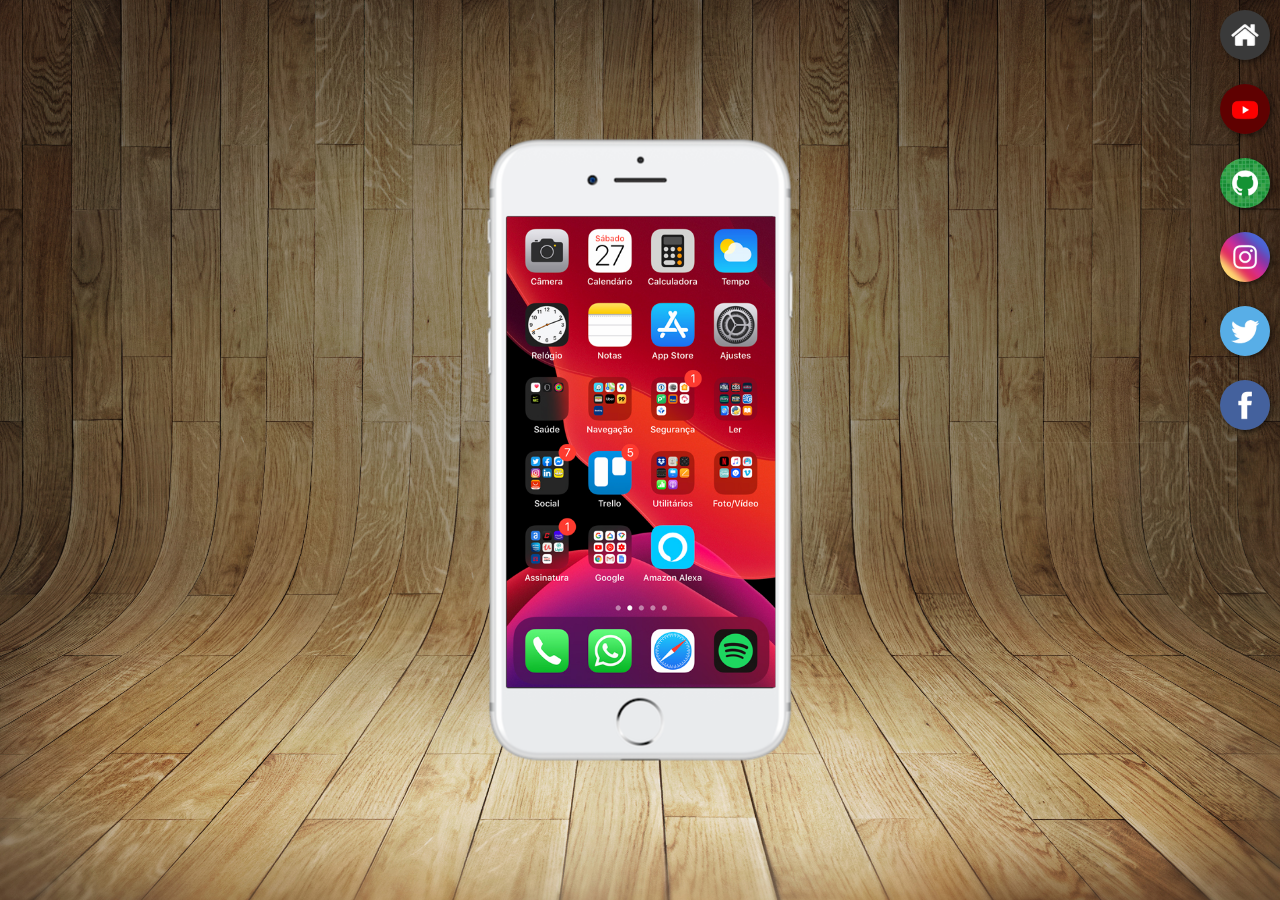
<file: index.html>
<!DOCTYPE html>
<html lang="pt-br">

<head>
    <meta charset="UTF-8">
    <meta name="viewport" content="width=device-width, initial-scale=1.0">
    <link rel="shortcut icon" href="favicon.ico" type="image/x-icon">
    <link rel="stylesheet" href="estilos/style.css">
    <title>Projeto Redes Sociais</title>
</head>

<body>
    <main>
        <section id="telefone">
            <iframe src="home.html" name="tela" id="tela" frameborder="0">
                Seu navegador não é compatível com isso.
            </iframe>
        </section>
        <section id="redes-sociais">
            <a href="#" target="tela"><img src="imagens/logo-home.jpg" alt="Home"></a><br>
            <a href="#" target="tela"><img src="imagens/logo-youtube.jpg" alt="Youtube"></a><br>
            <a href="#" target="tela"><img src="imagens/logo-github.jpg" alt="Github"></a><br>
            <a href="#" target="tela"><img src="imagens/logo-instagram.jpg" alt="Instagram"></a><br>
            <a href="#" target="tela"><img src="imagens/logo-twitter.jpg" alt="Twitter"></a><br>
            <a href="#" target="tela"><img src="imagens/logo-facebook.jpg" alt="Facebook"></a>
        </section>
    </main>

</body>

</html>
</file>
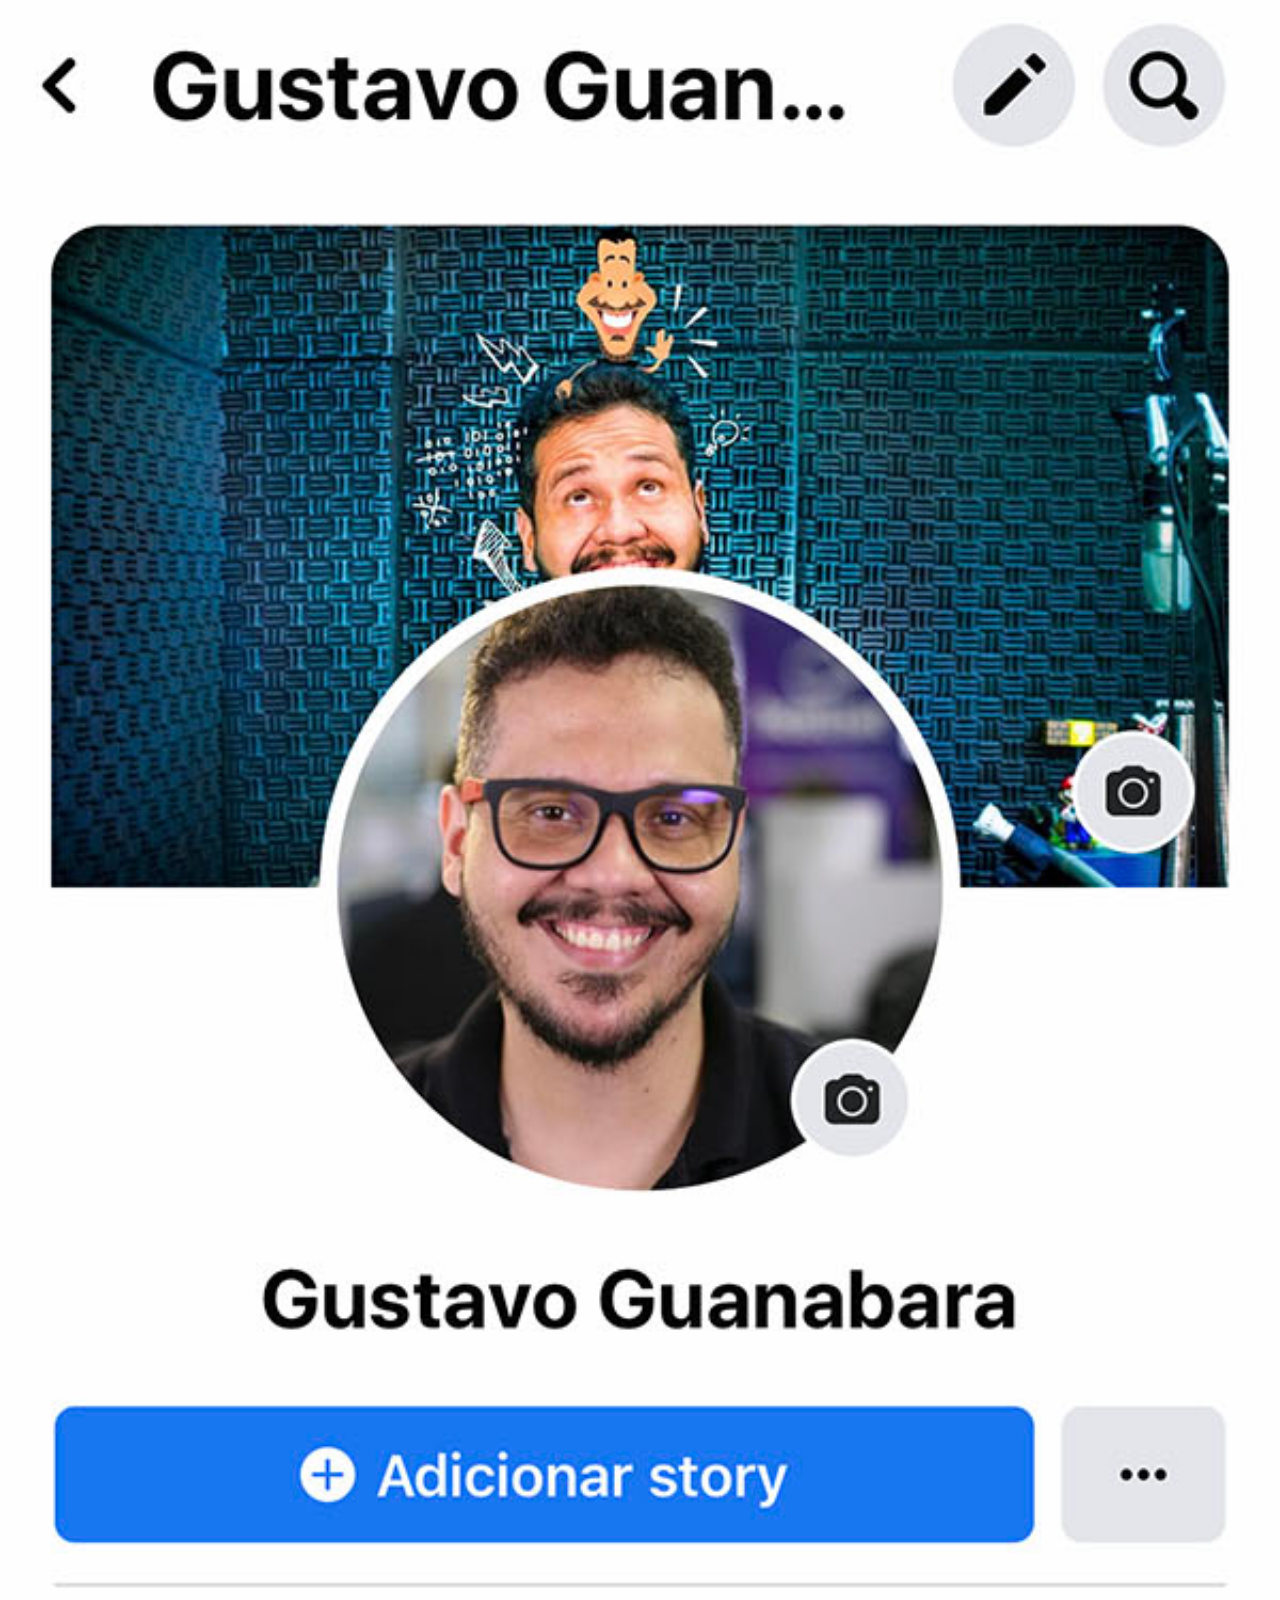
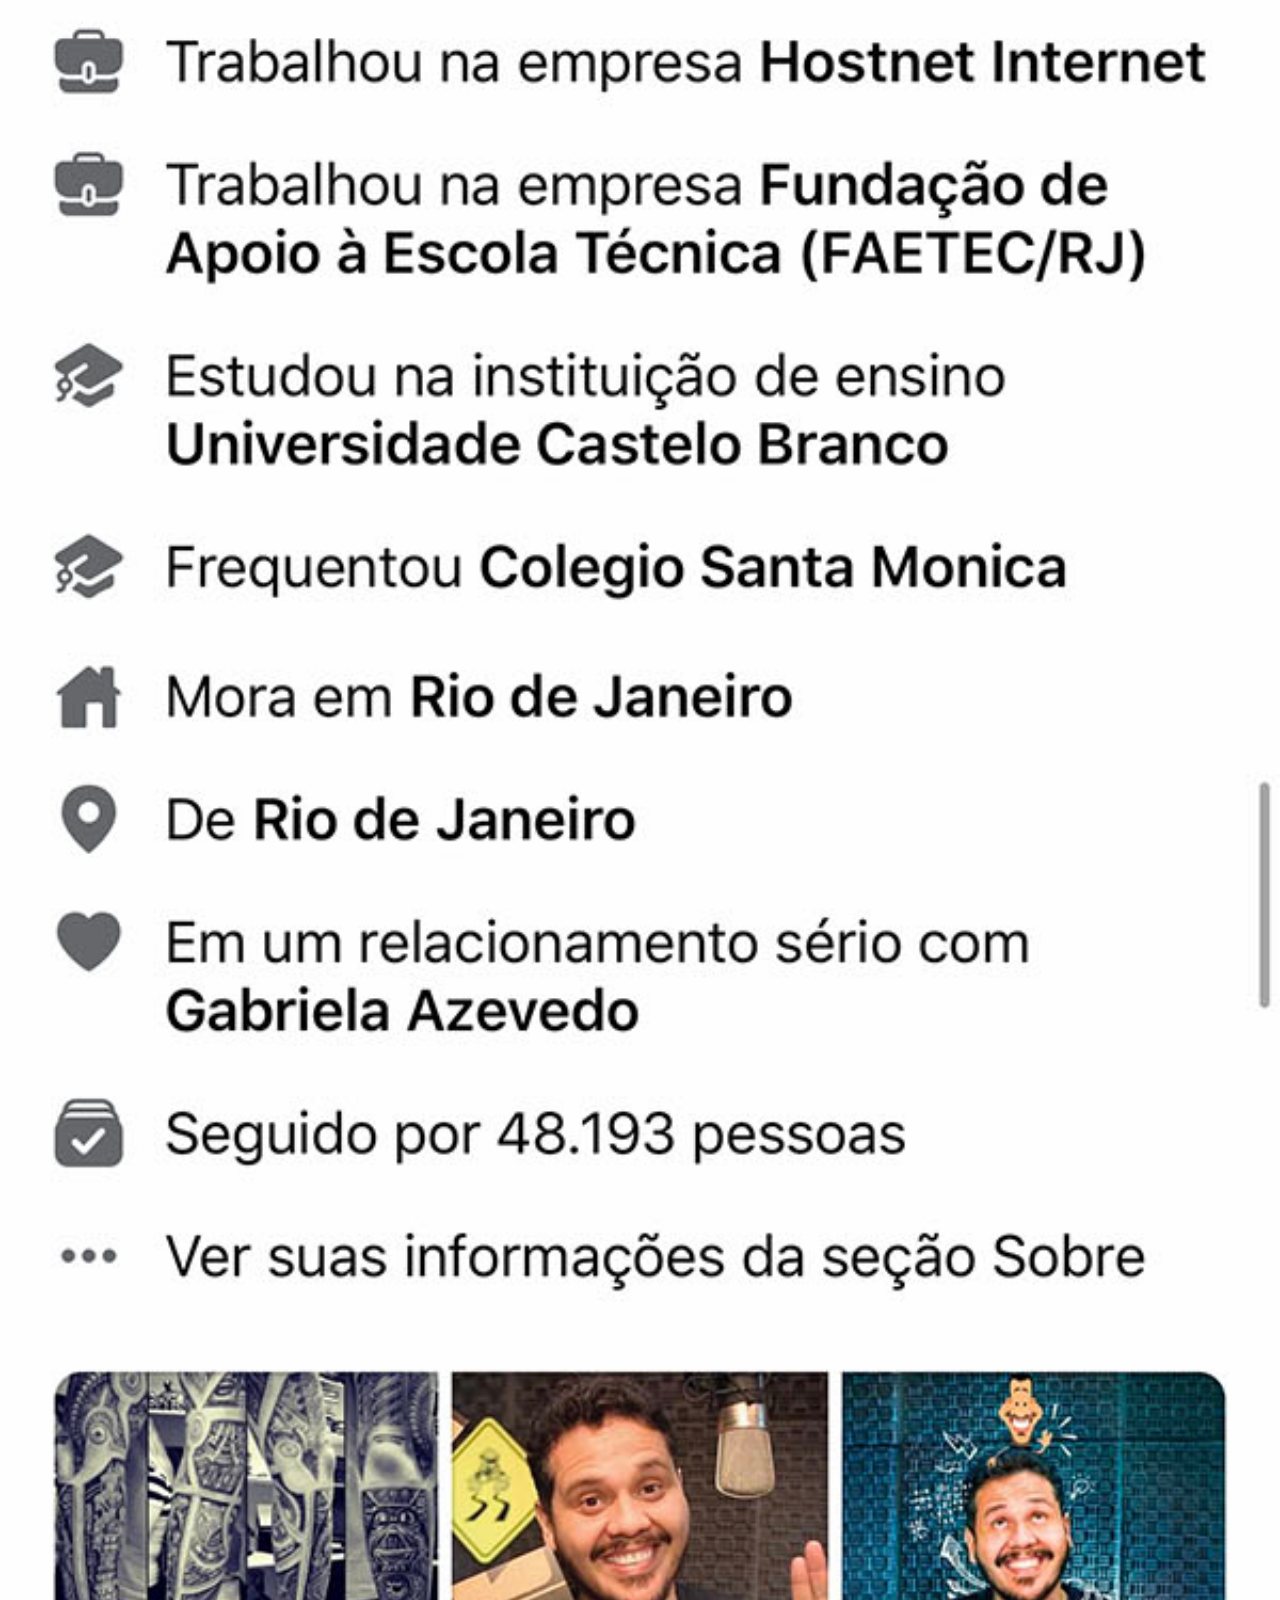
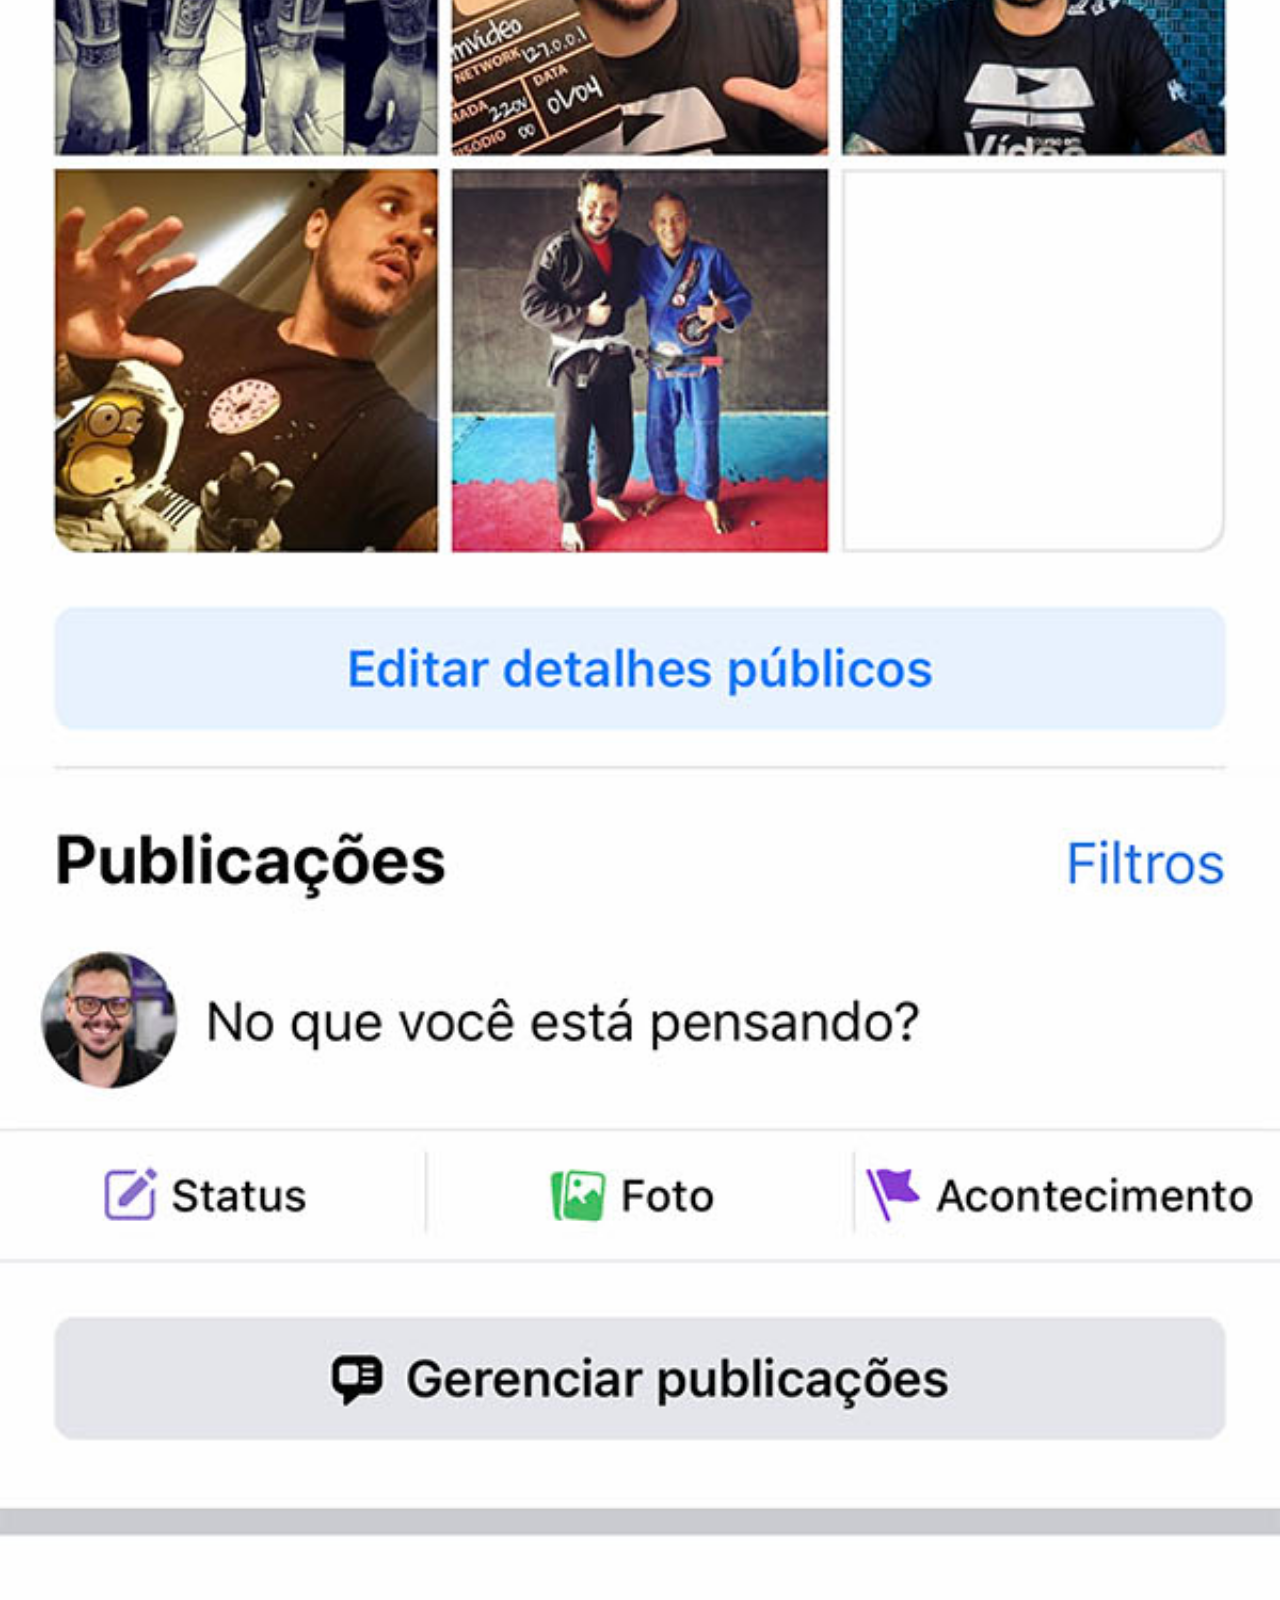
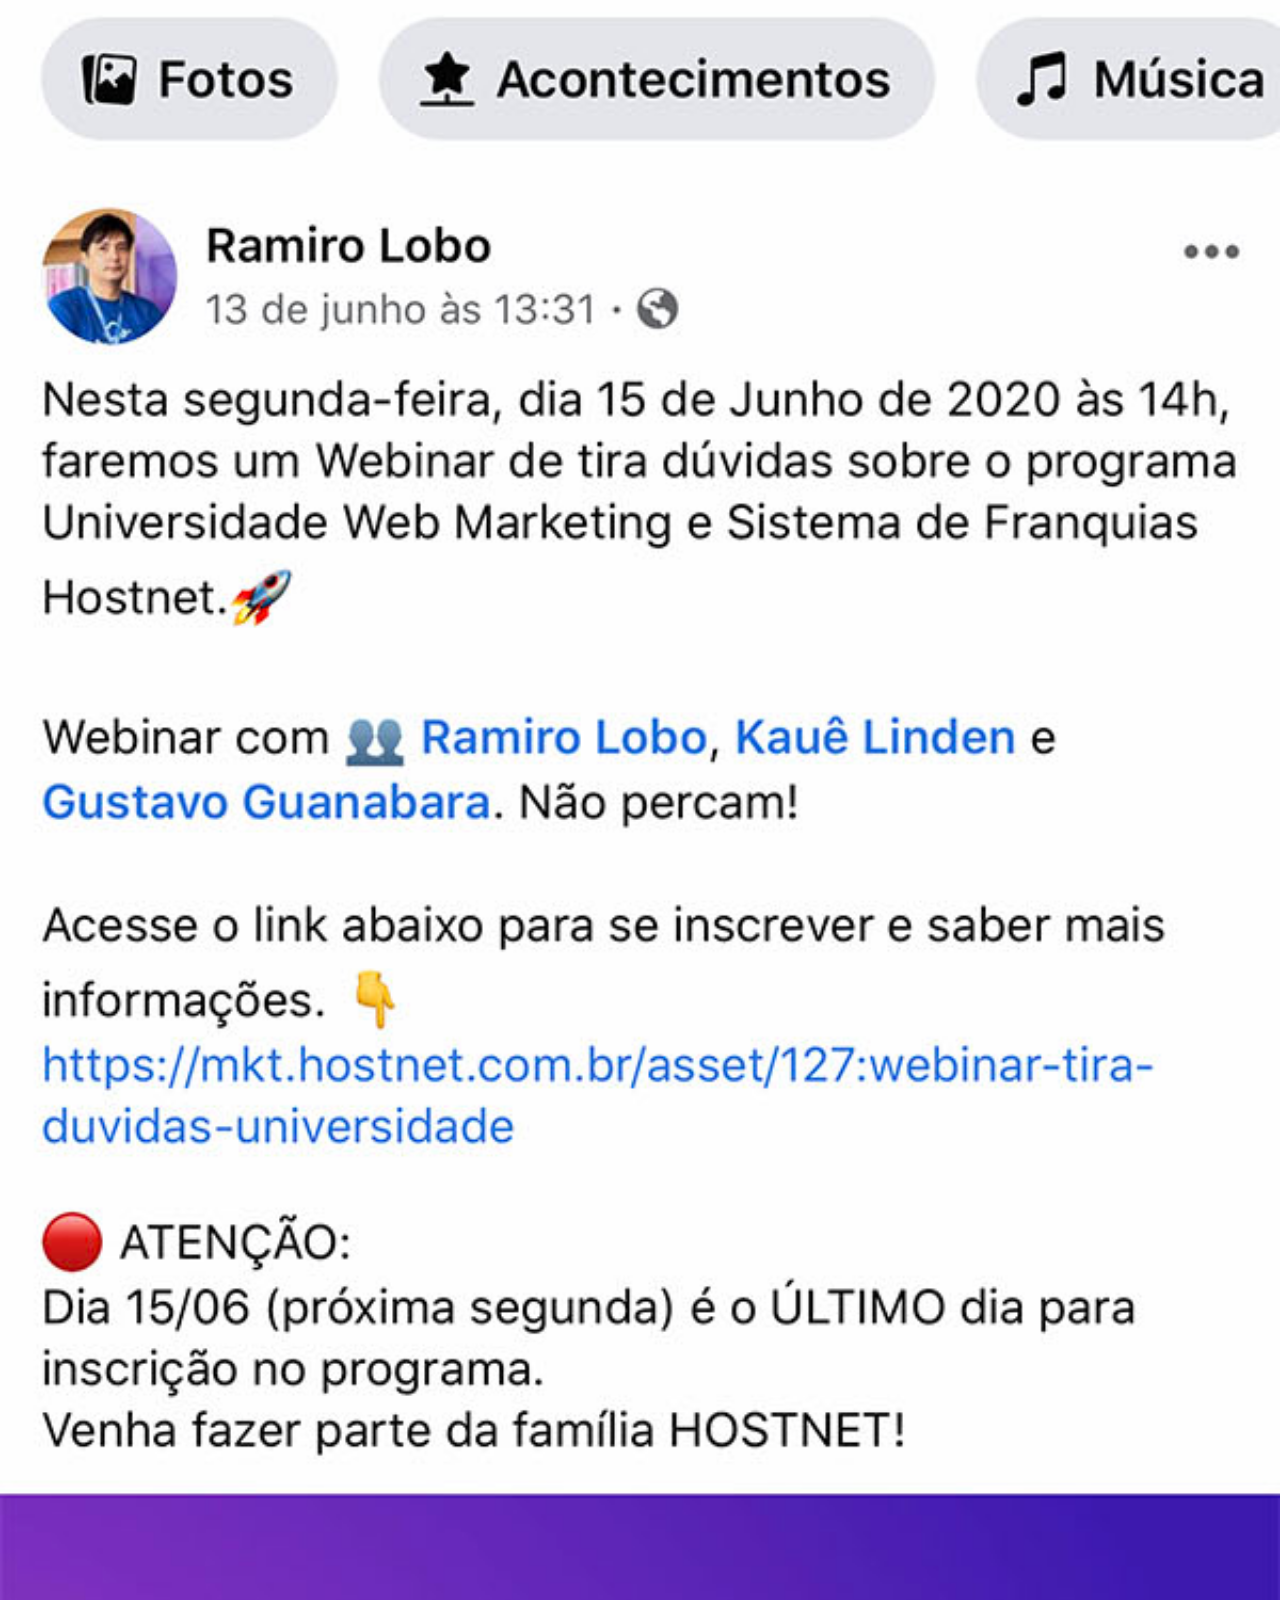
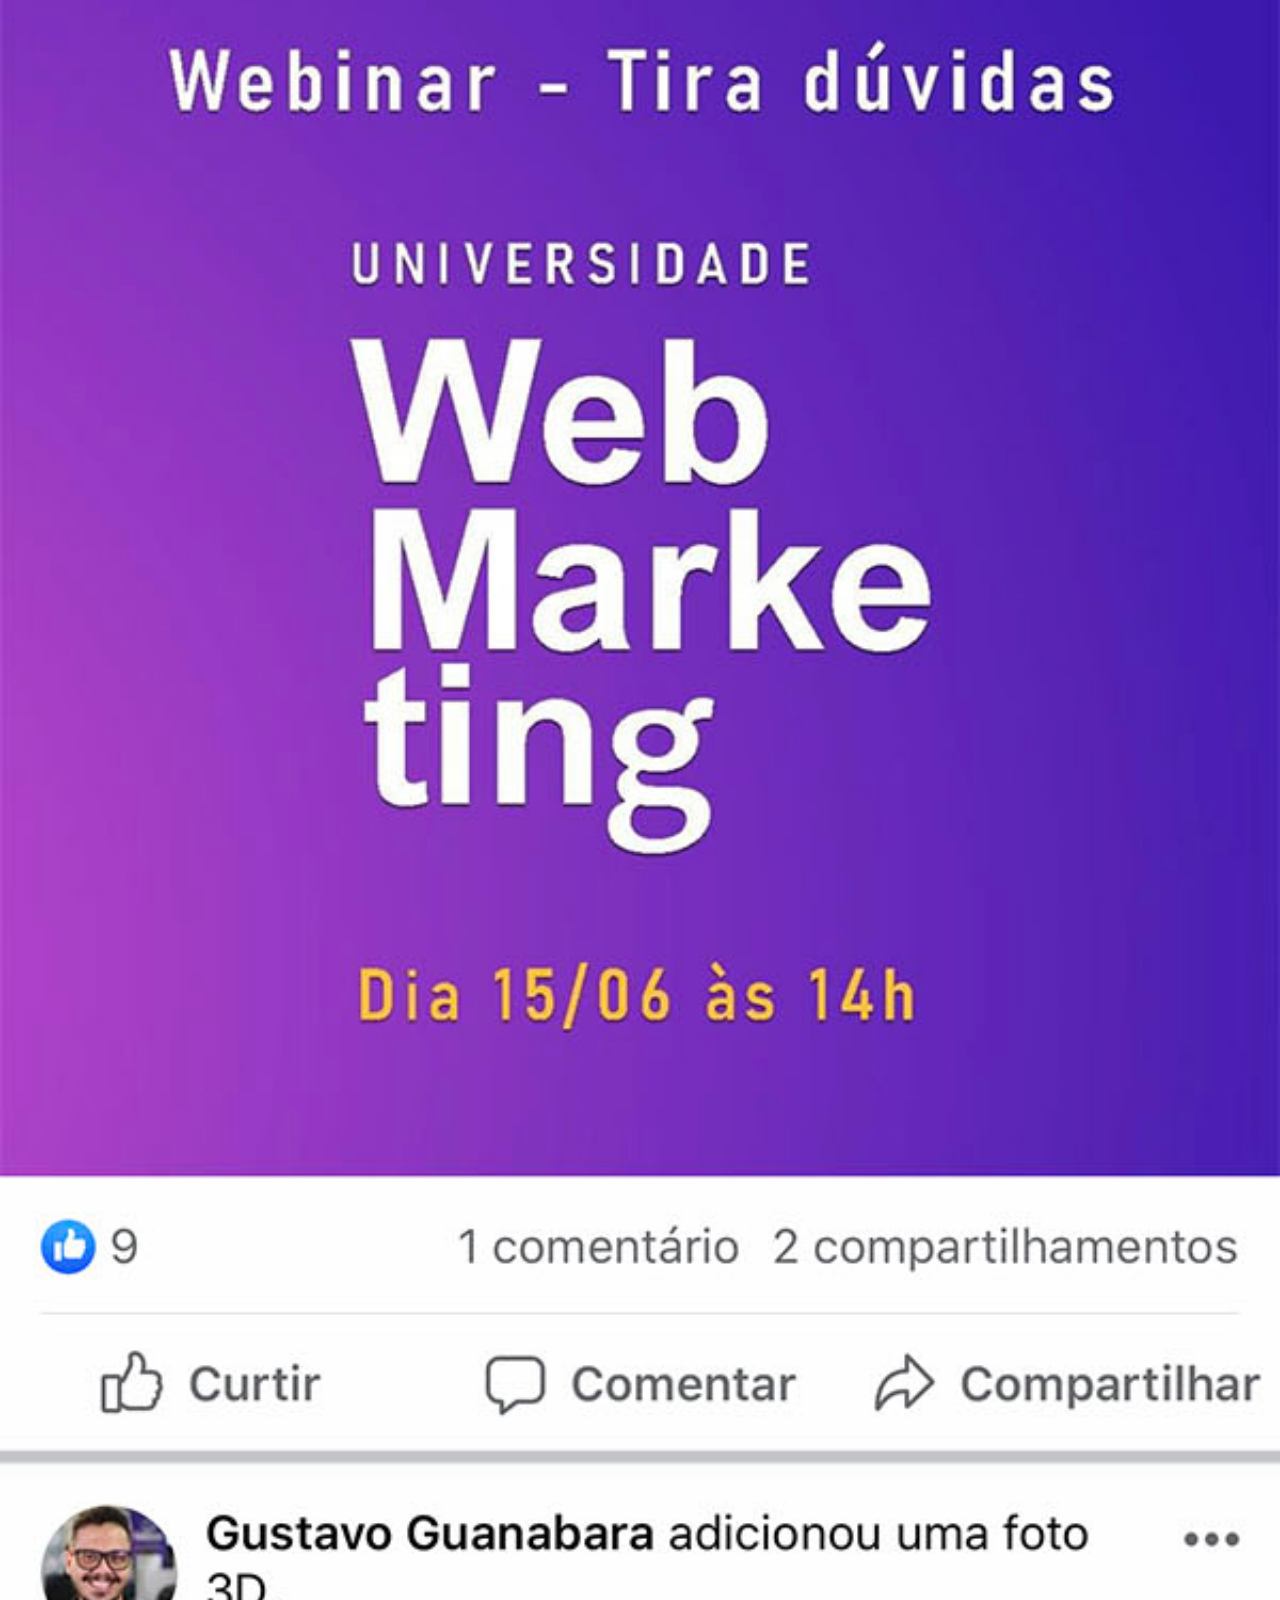
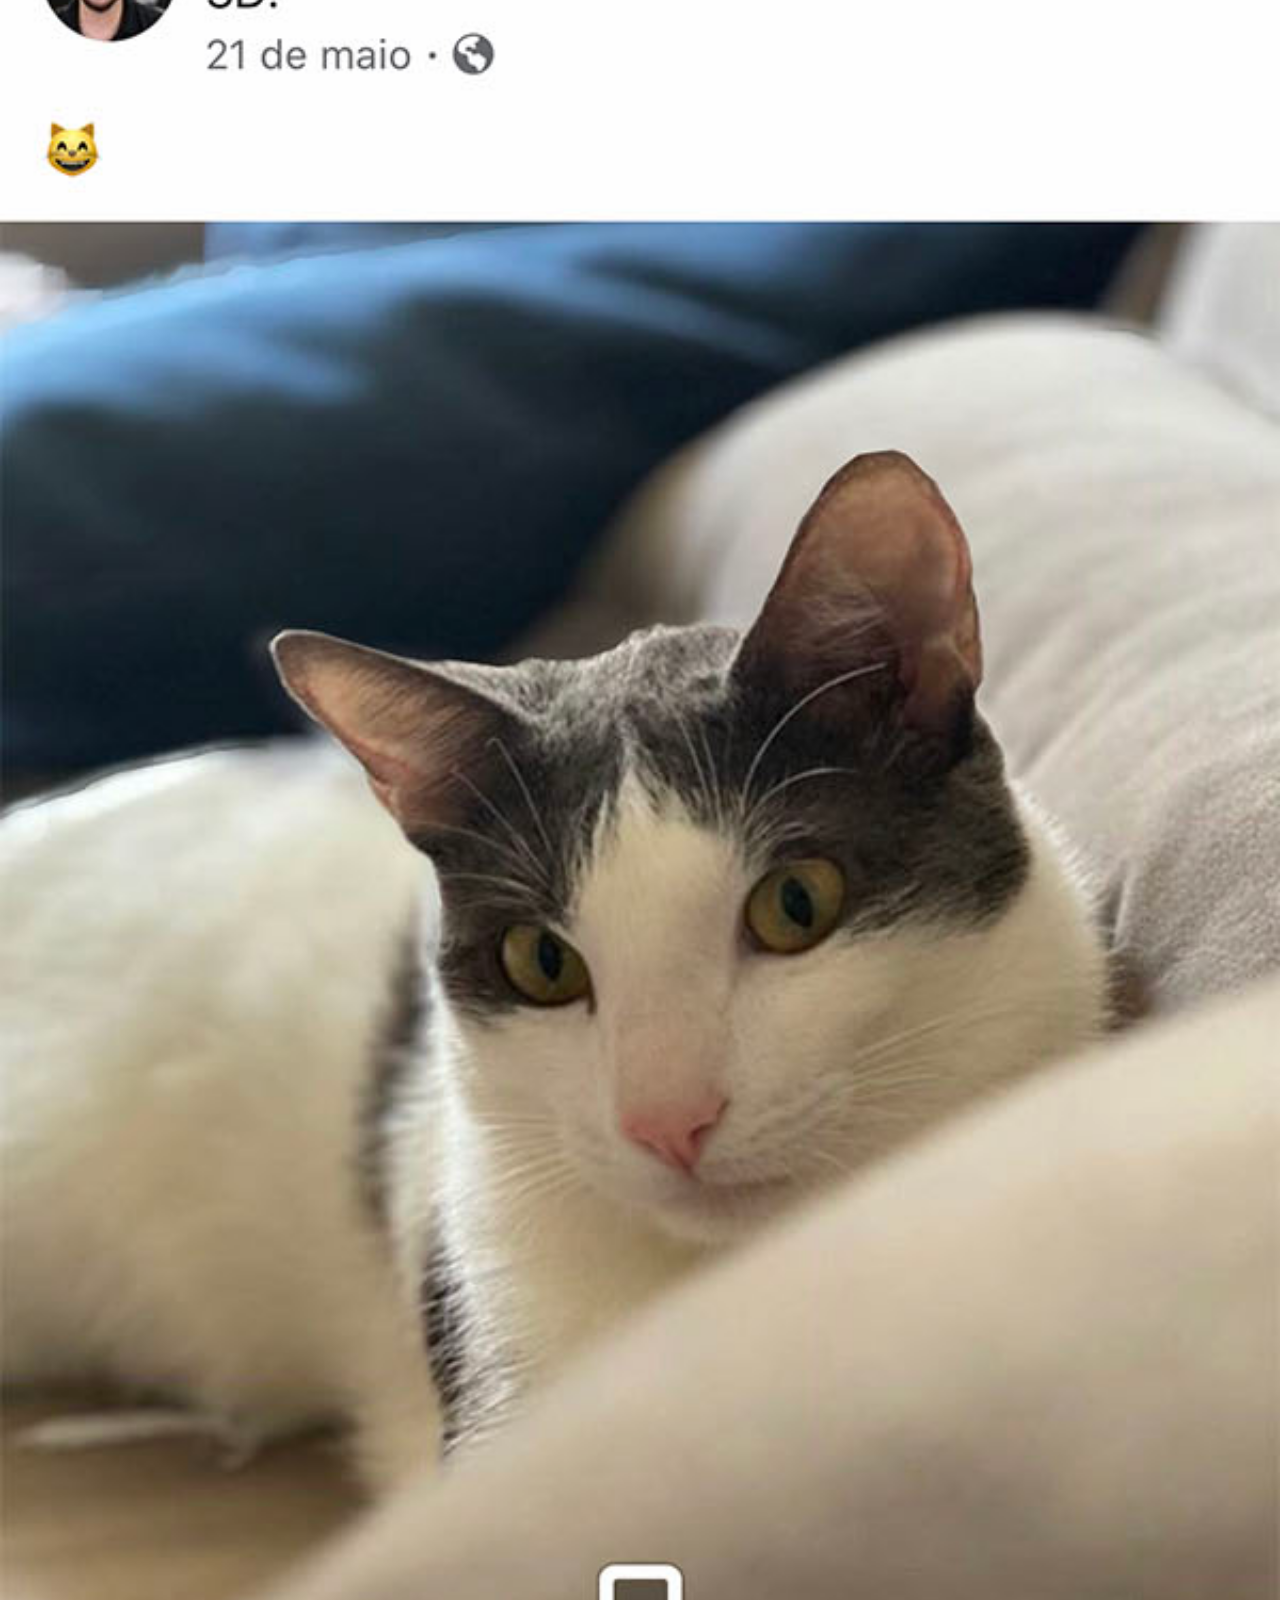
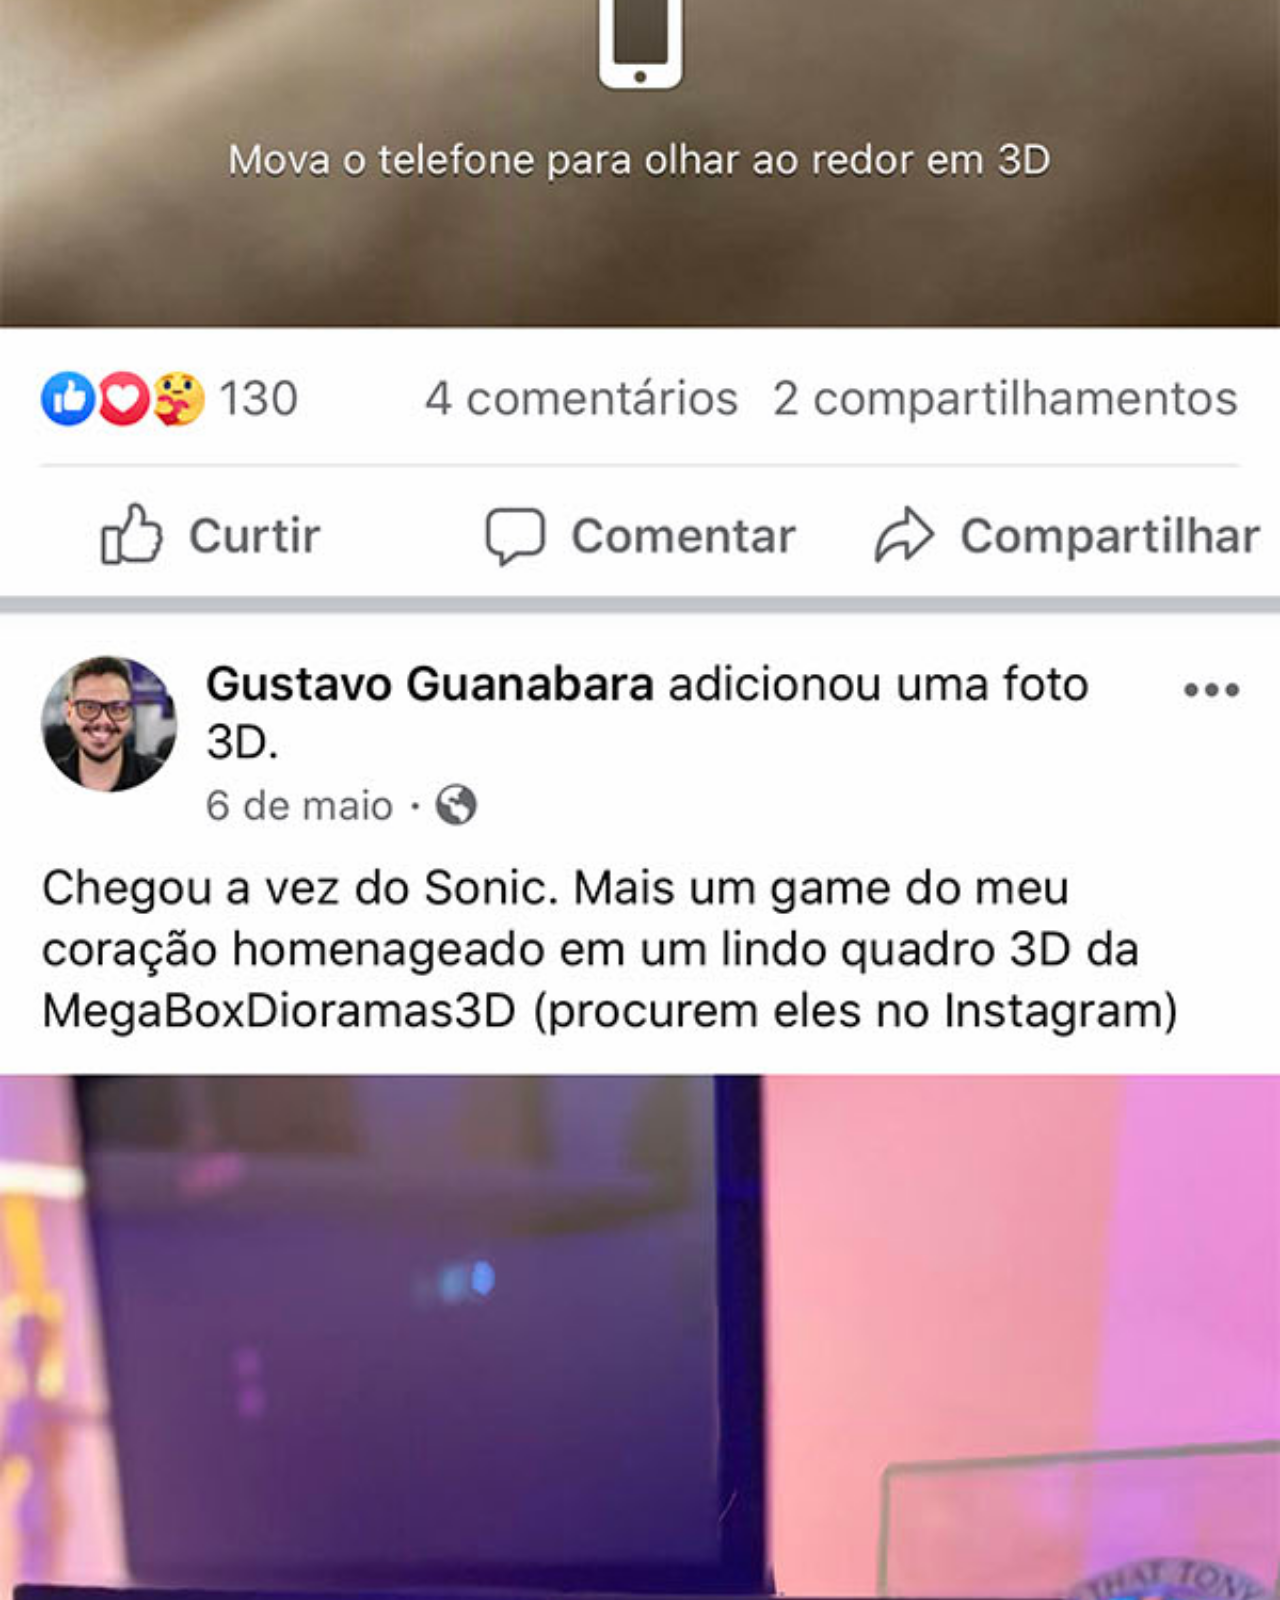
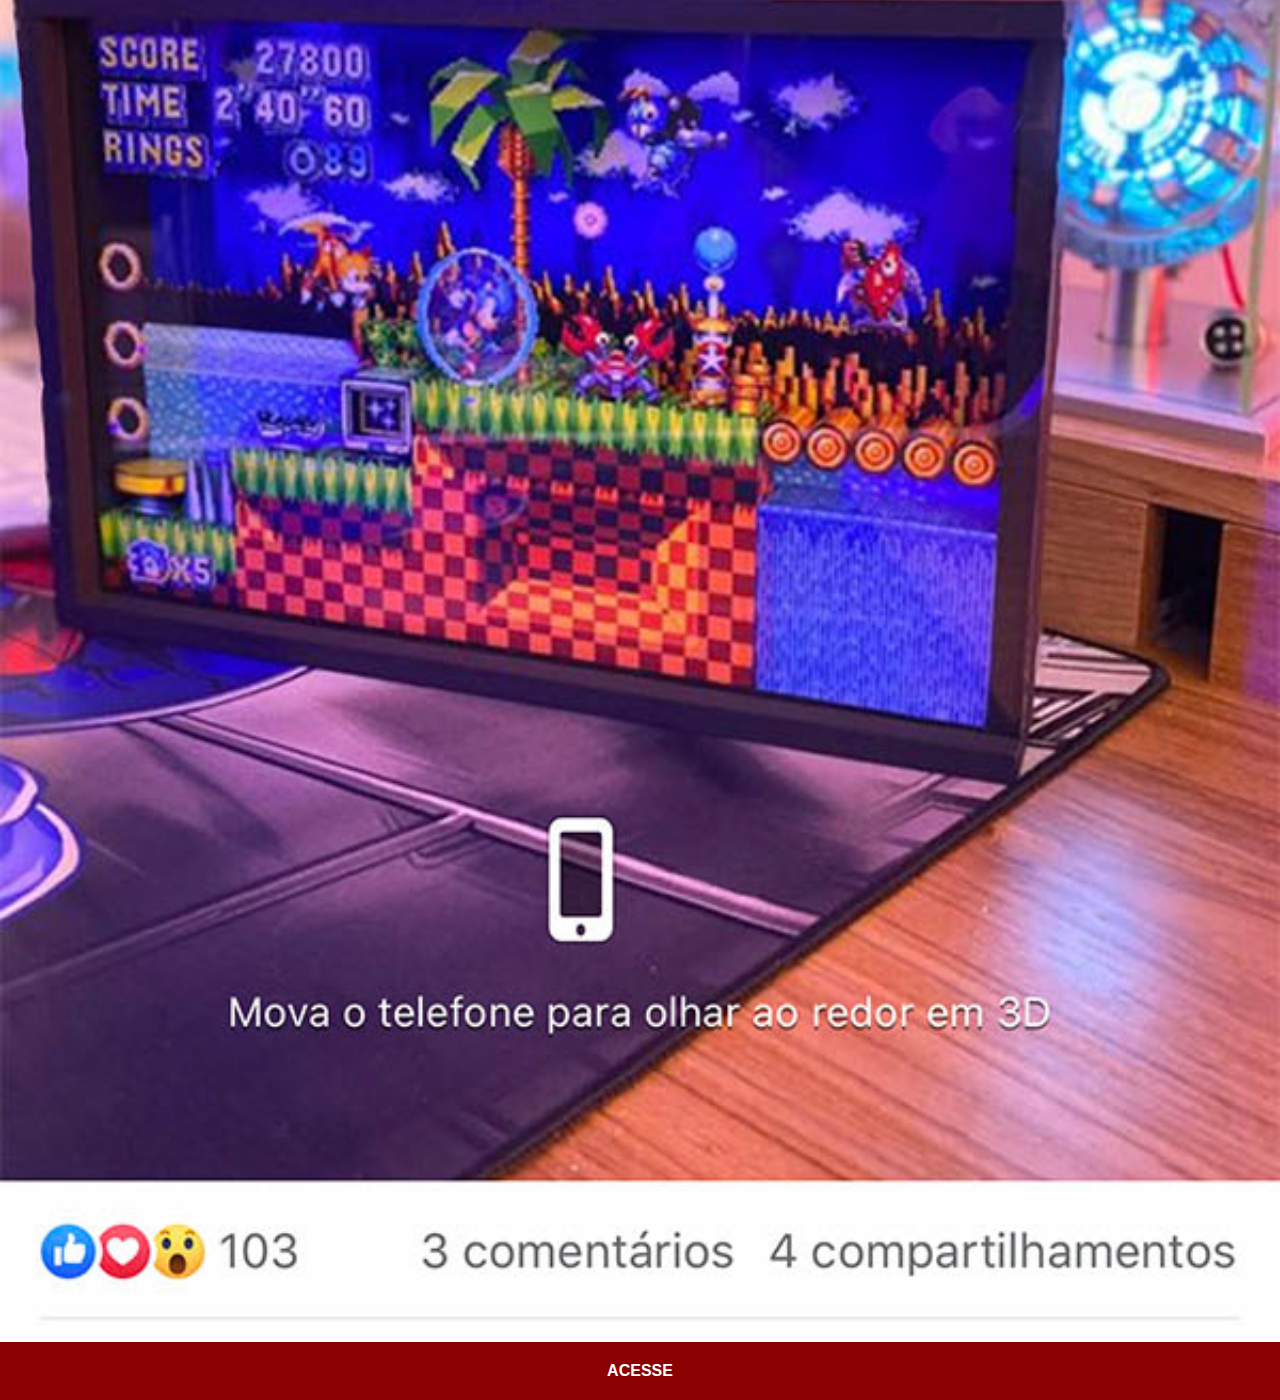
<file: facebook.html>
<!DOCTYPE html>
<html lang="pt-br">
<head>
    <meta charset="UTF-8">
    <meta name="viewport" content="width=device-width, initial-scale=1.0">
    <title>Facebook</title>
    <link rel="stylesheet" href="estilos/social.css">
</head>
<body>
    <img src="imagens/tela-facebook.jpg" alt="Facebook">
    <a href="https://facebook.com/gustavoguanabara" target="_blank">ACESSE</a>
</body>
</html>
</file>
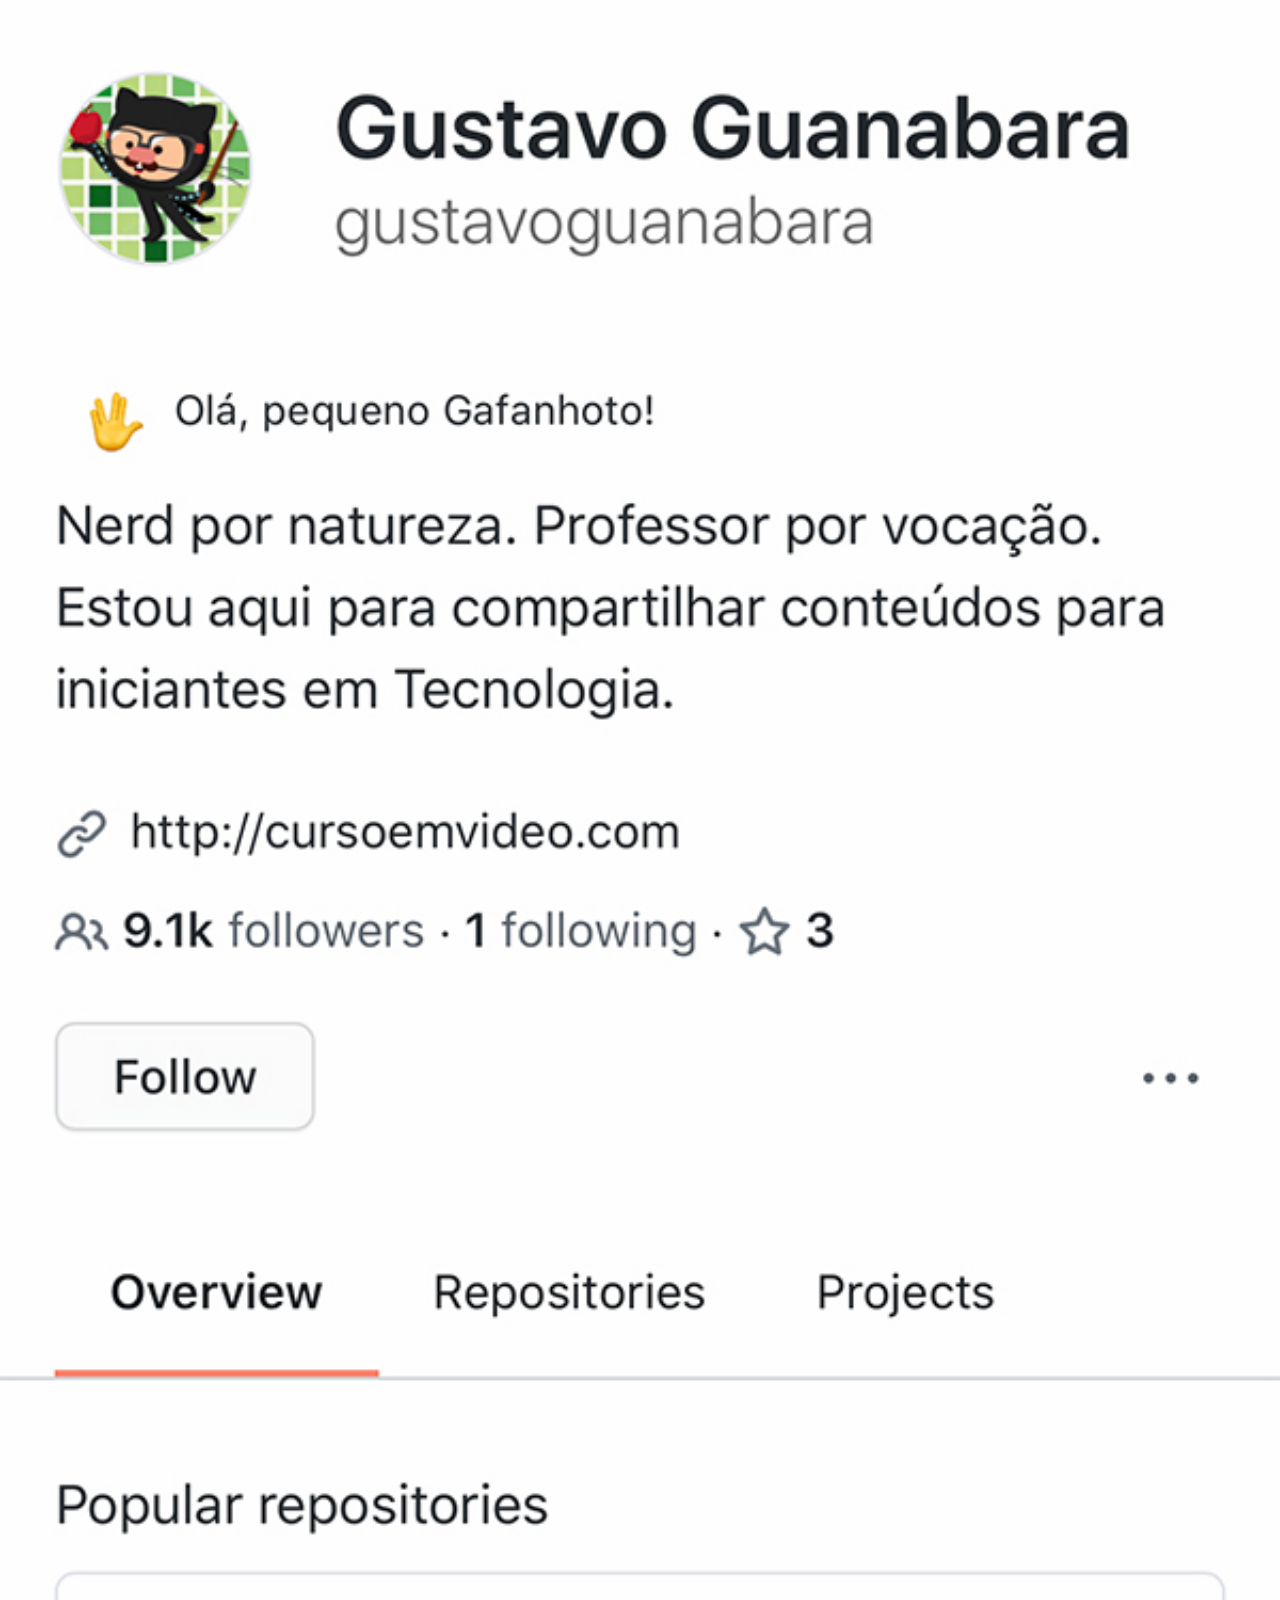
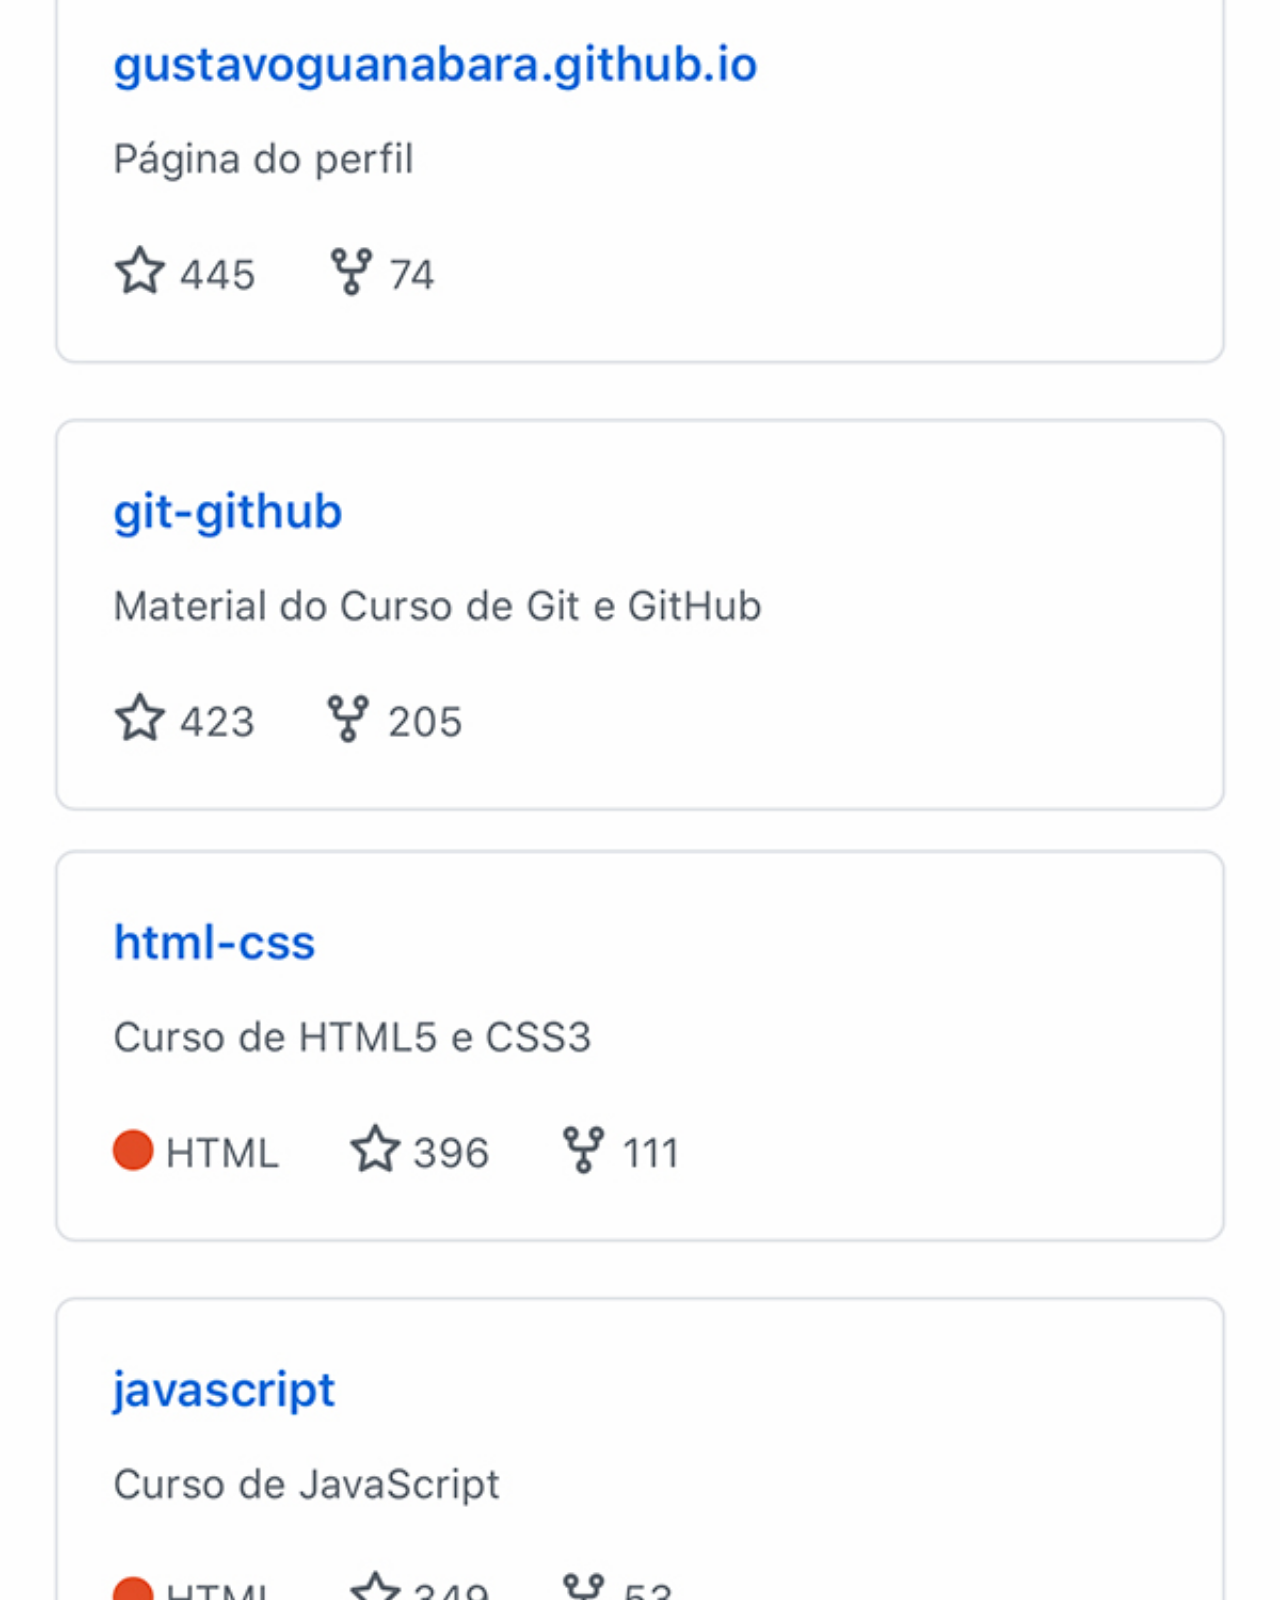
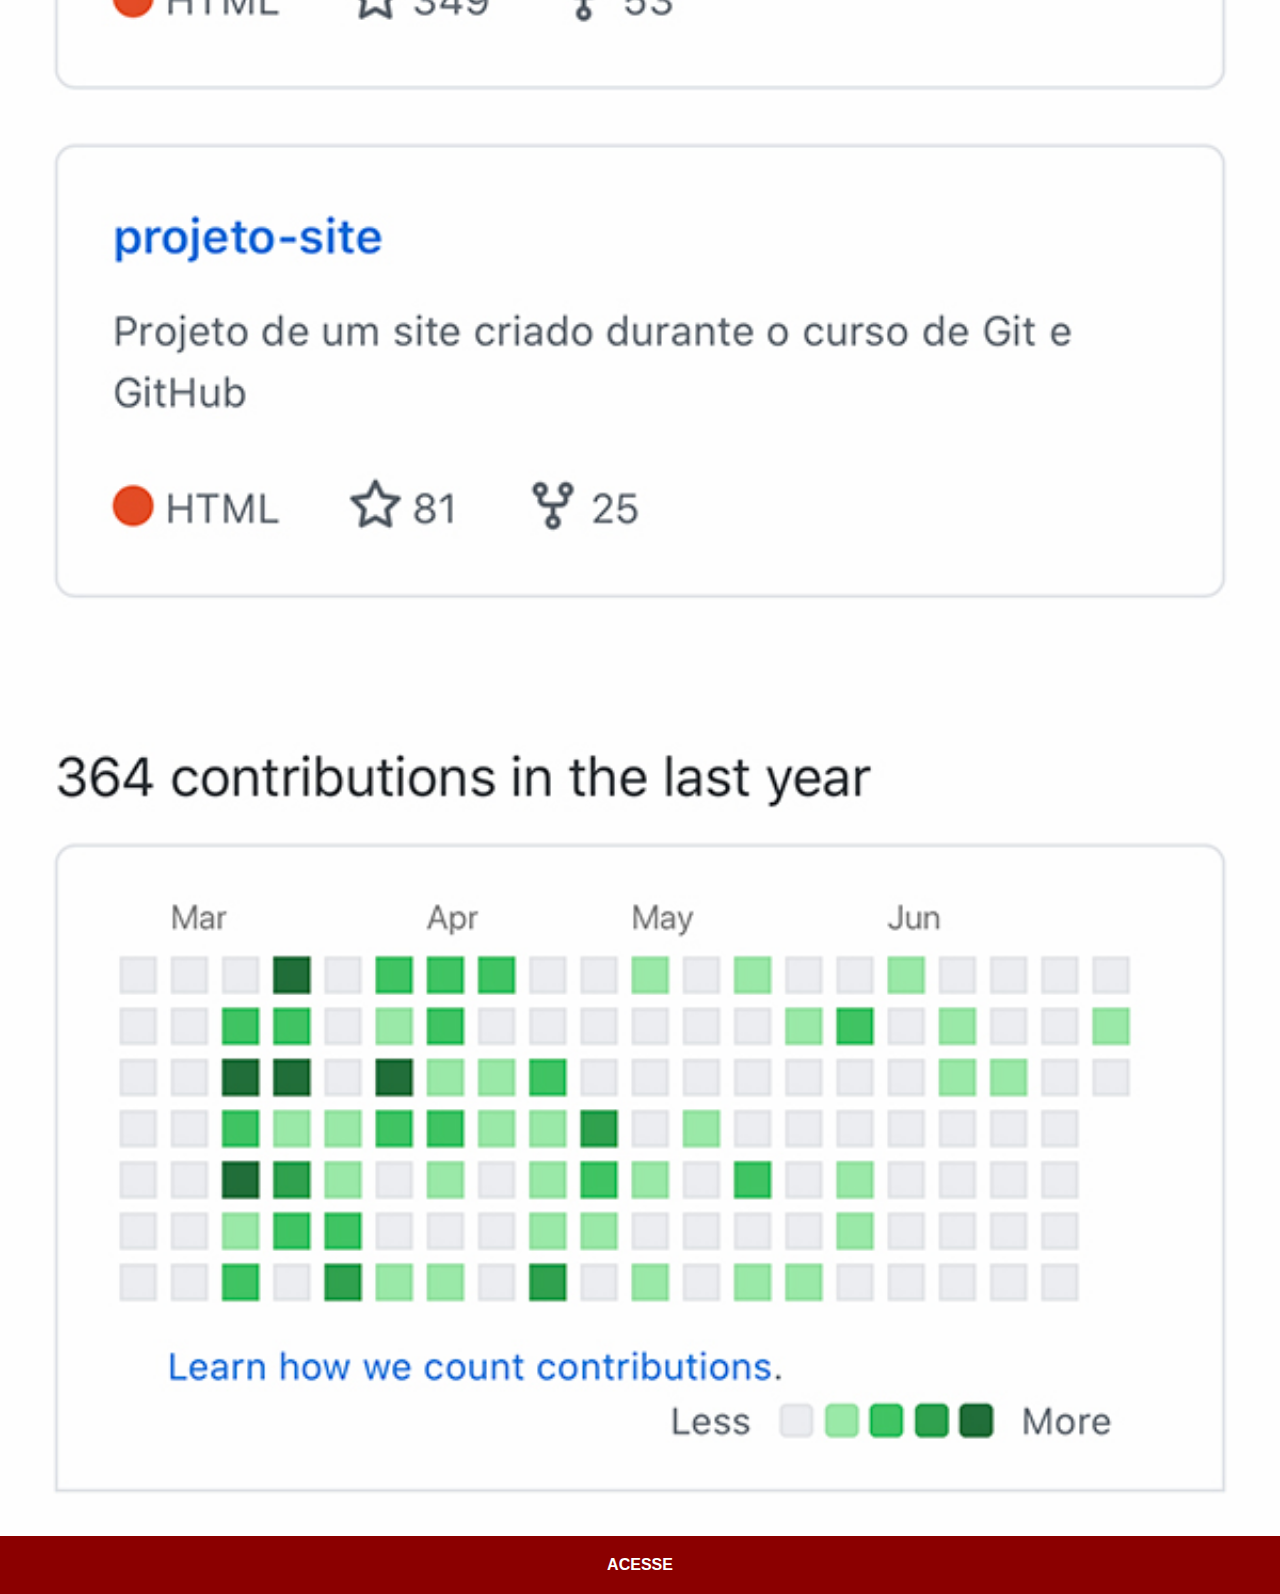
<file: github.html>
<!DOCTYPE html>
<html lang="pt-br">
<head>
    <meta charset="UTF-8">
    <meta name="viewport" content="width=device-width, initial-scale=1.0">
    <title>Document</title>
    <link rel="stylesheet" href="estilos/social.css">
</head>
<body>
    <img src="imagens/tela-github.jpg" alt="github">
    <a href="https://github.com/gustavoguanabara/" target="_blank">ACESSE</a>
</body>
</html>
</file>
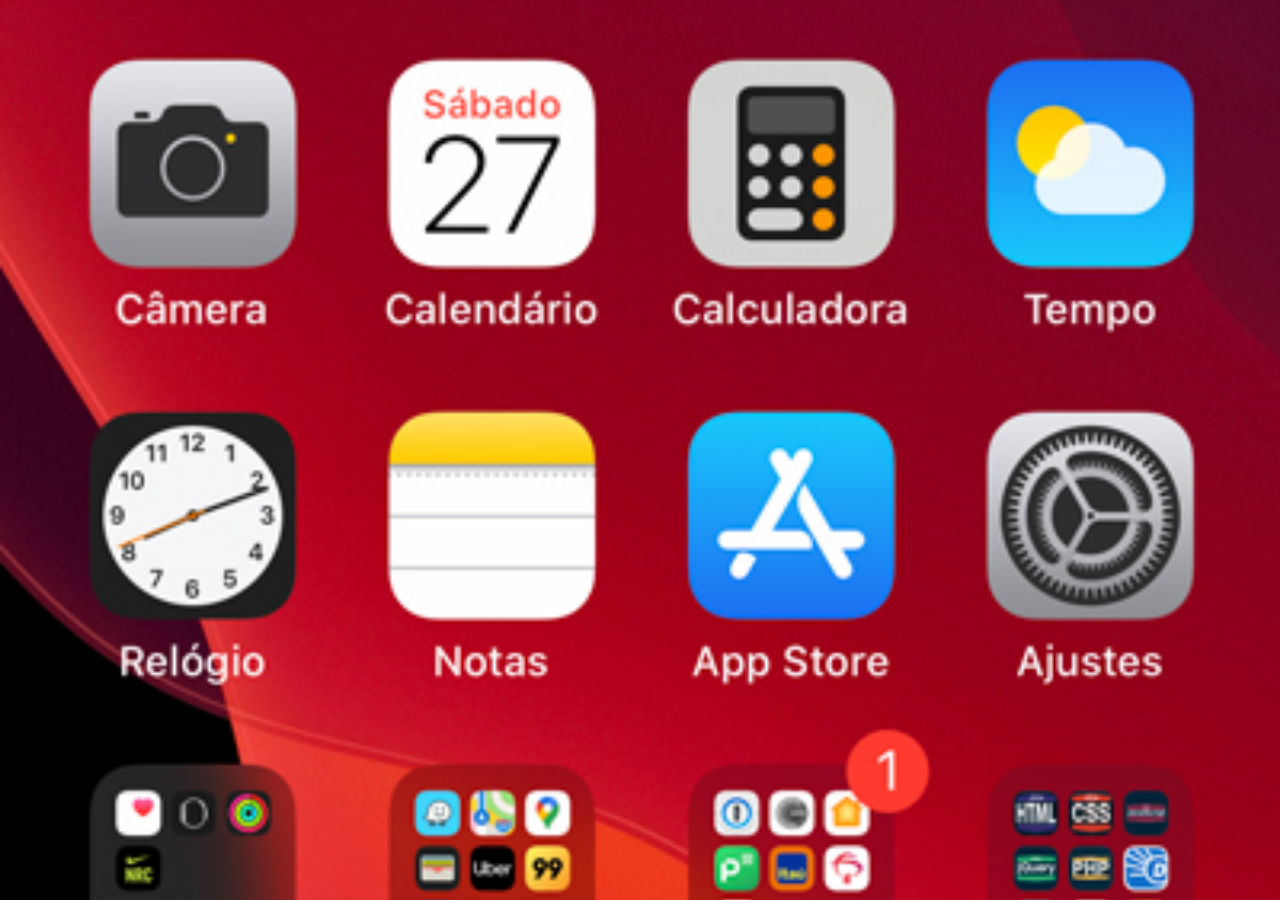
<file: home.html>
<!DOCTYPE html>
<html lang="pt-br">
<head>
    <meta charset="UTF-8">
    <meta name="viewport" content="width=device-width, initial-scale=1.0">
    <title>Document</title>
    <style>
        *{
            margin: 0px;
            padding: 0px;
        }
        body{
            height: 100vh;
            width: 100vw;
            background: black url(imagens/tela-home.jpg) no-repeat top center/cover fixed;
        }
    </style>
</head>
<body>
    
</body>
</html>
</file>
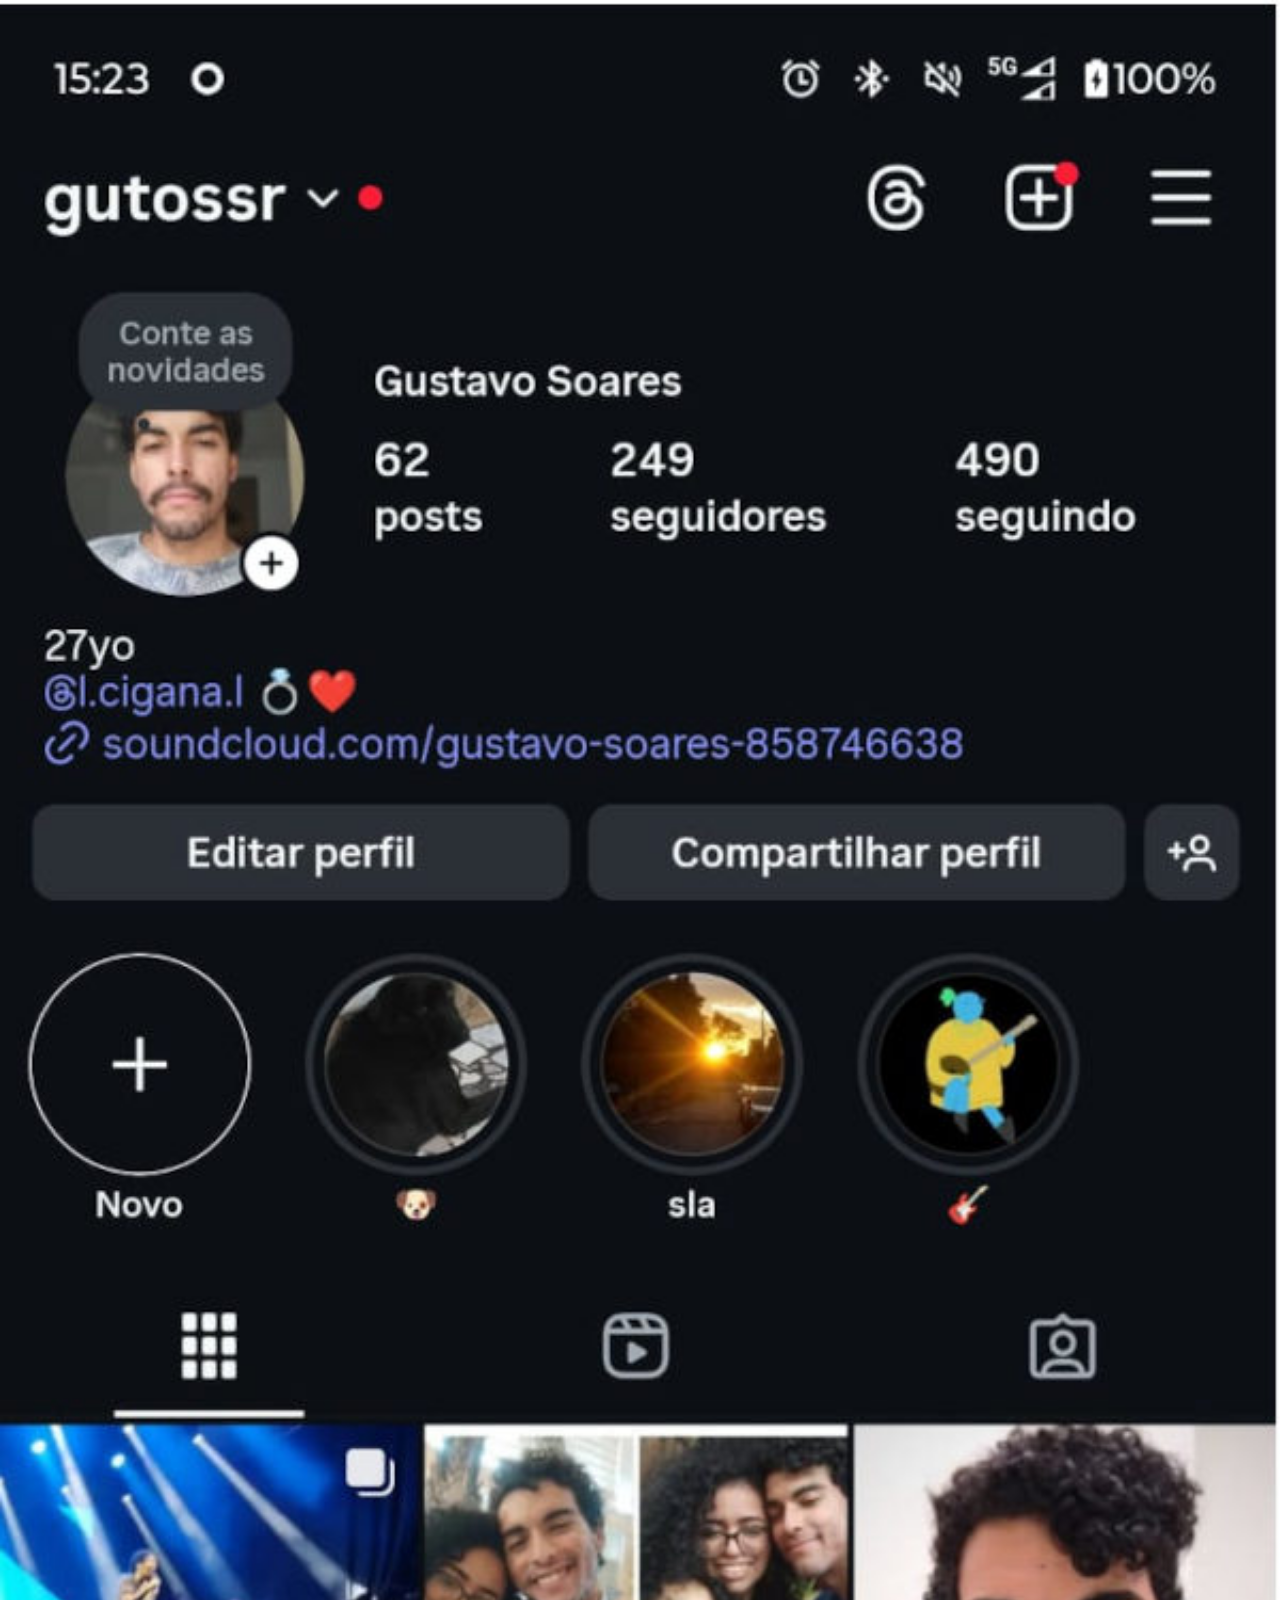
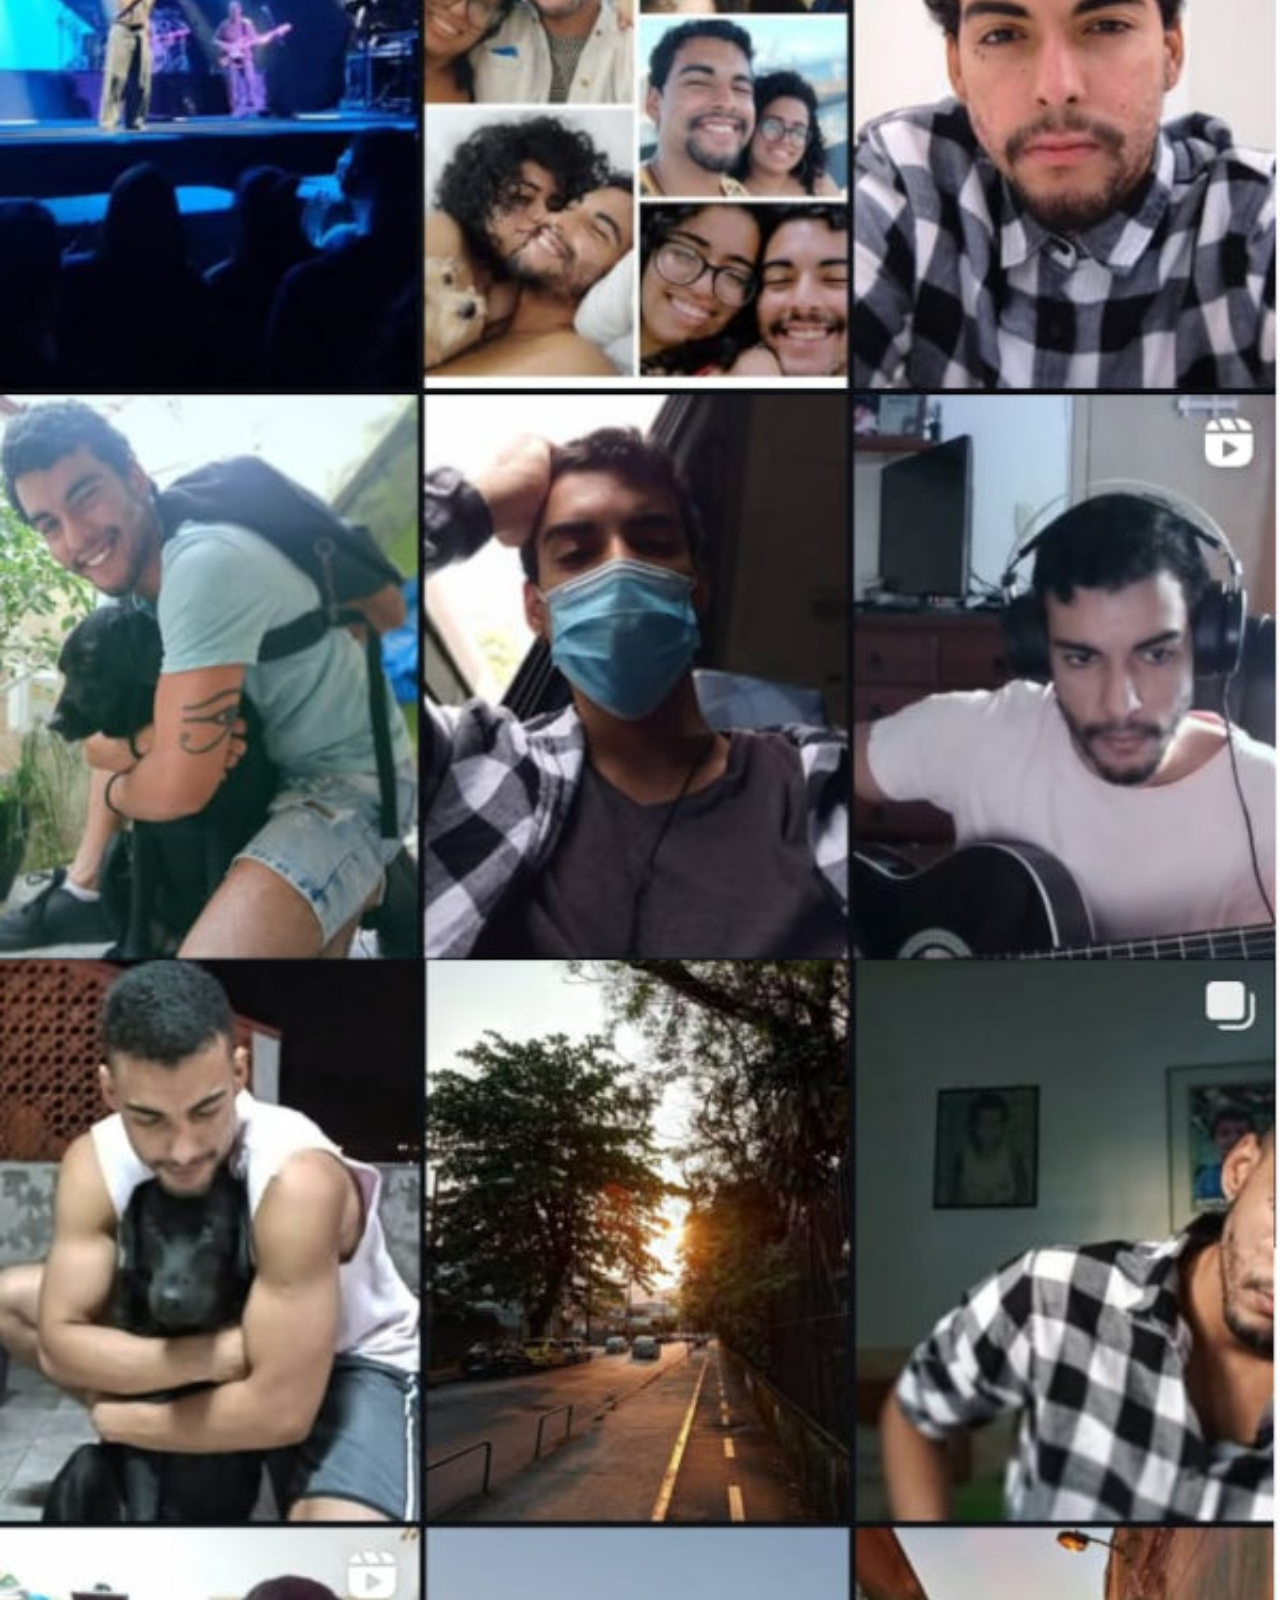
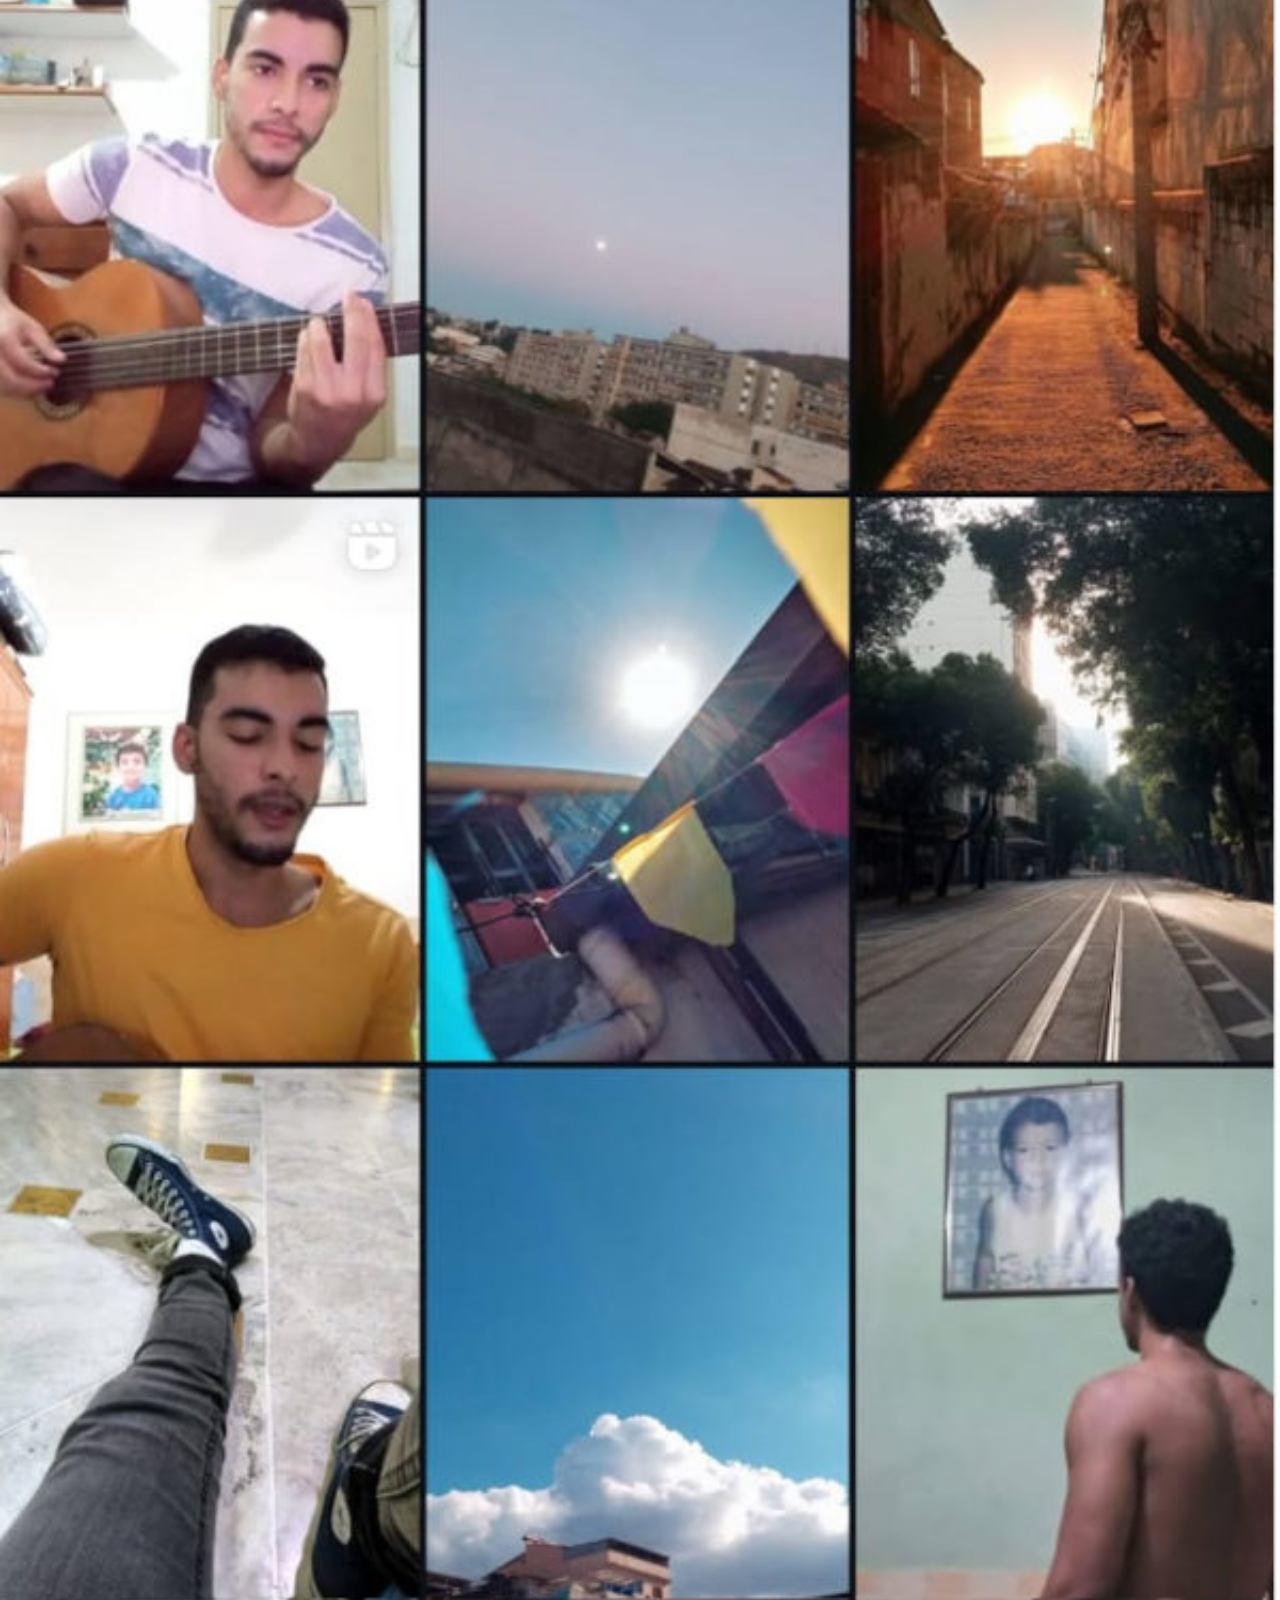
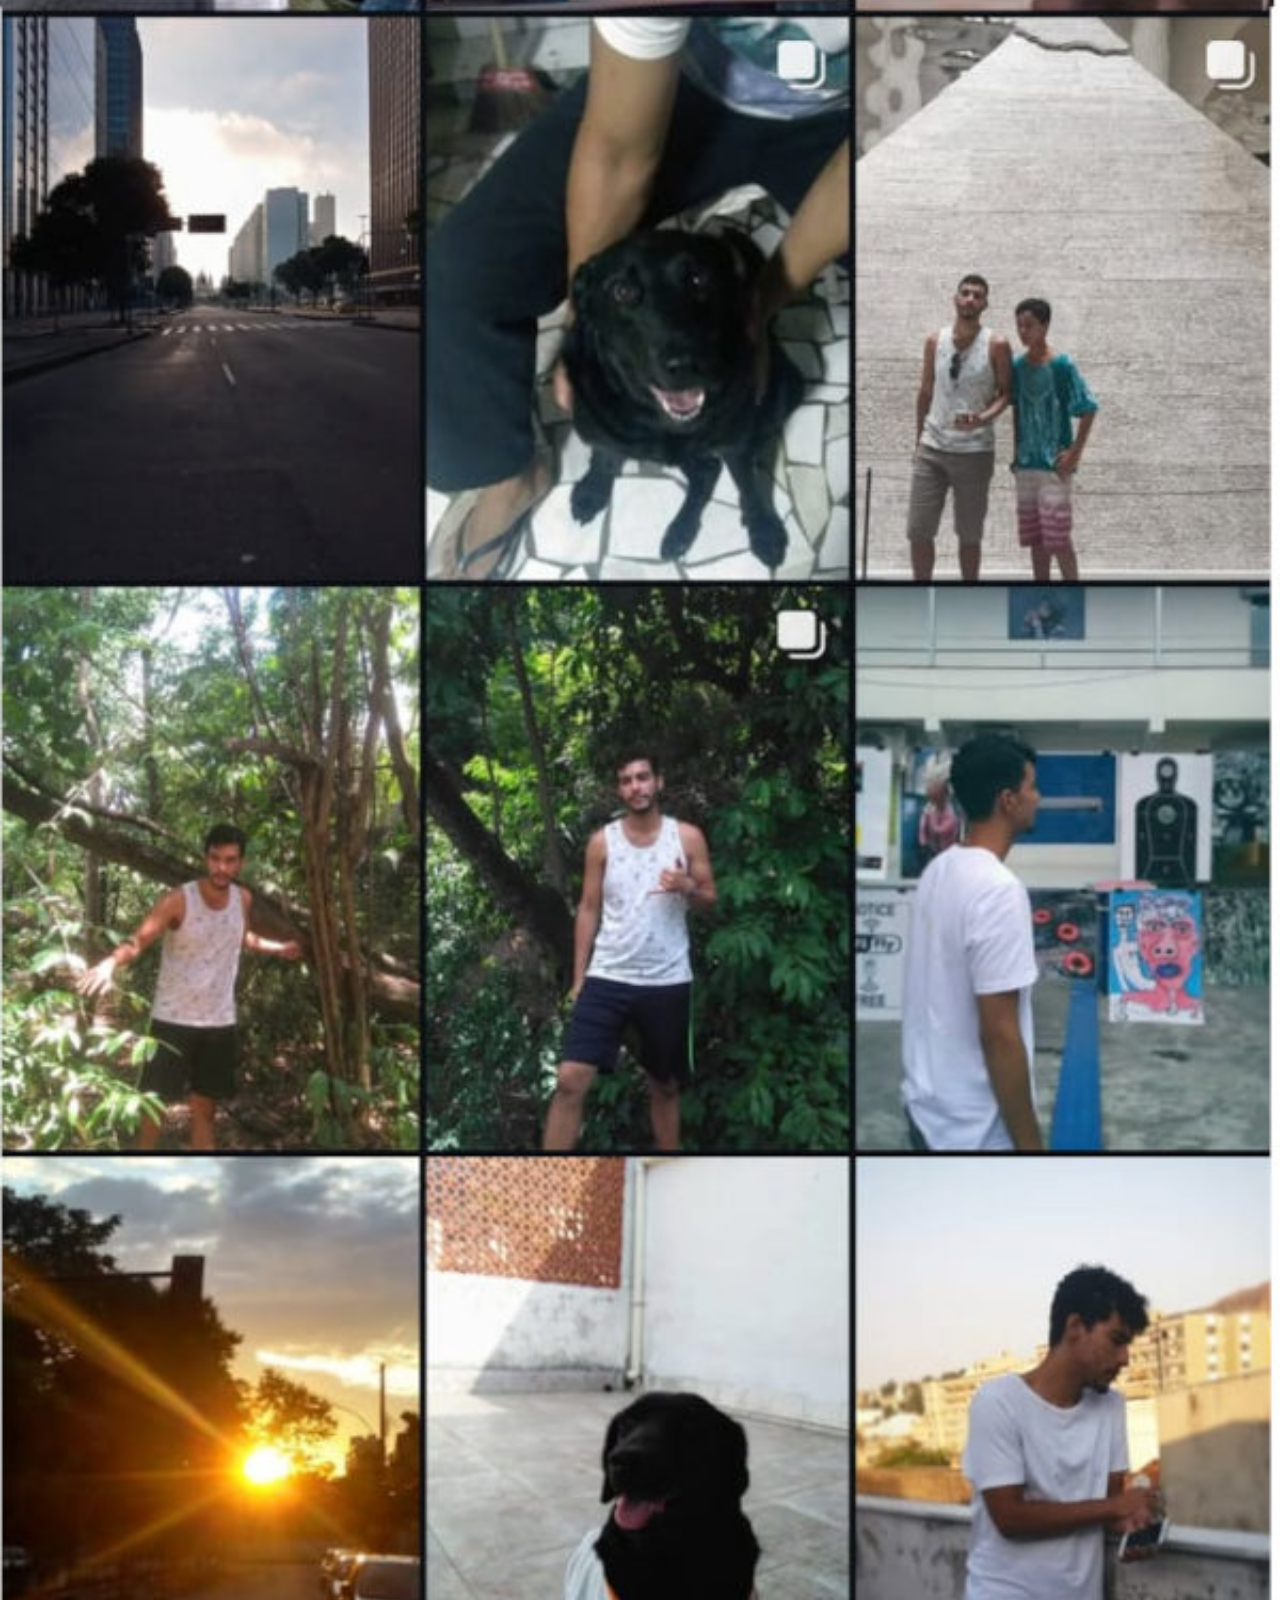
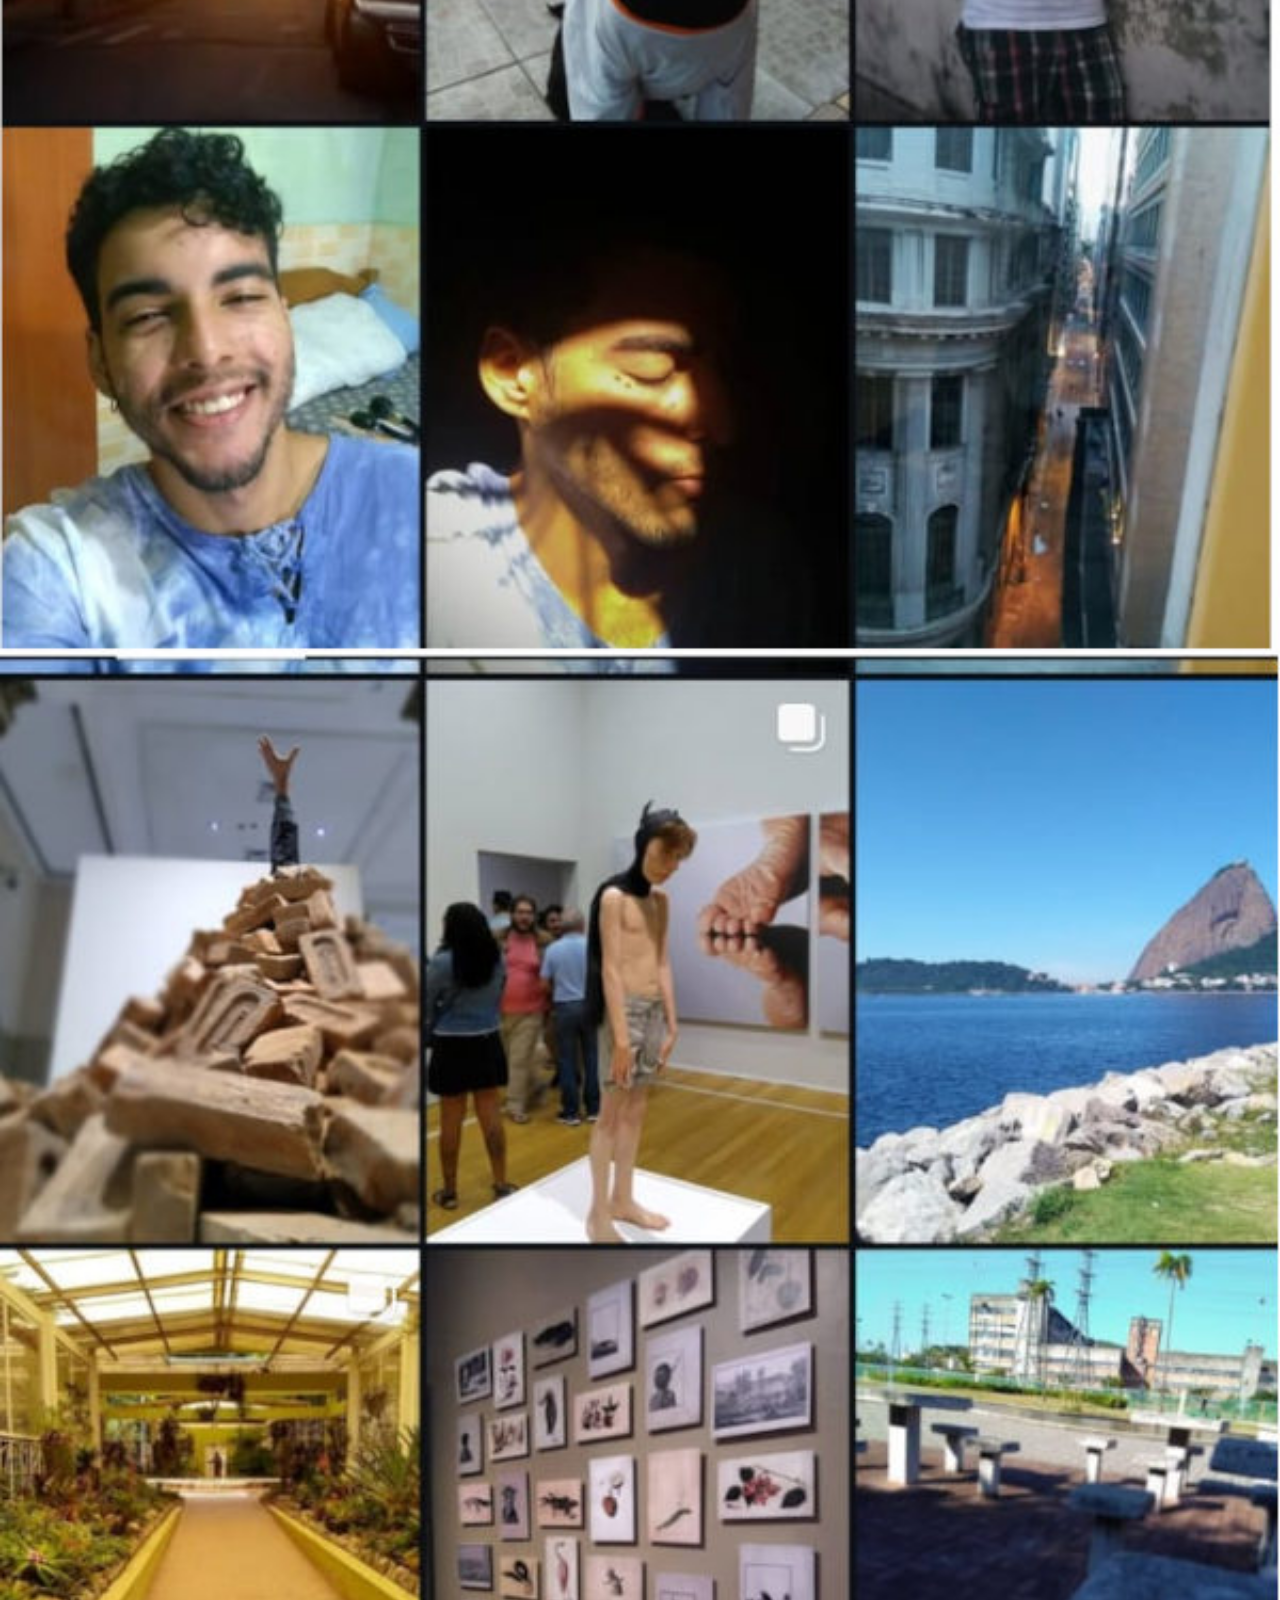
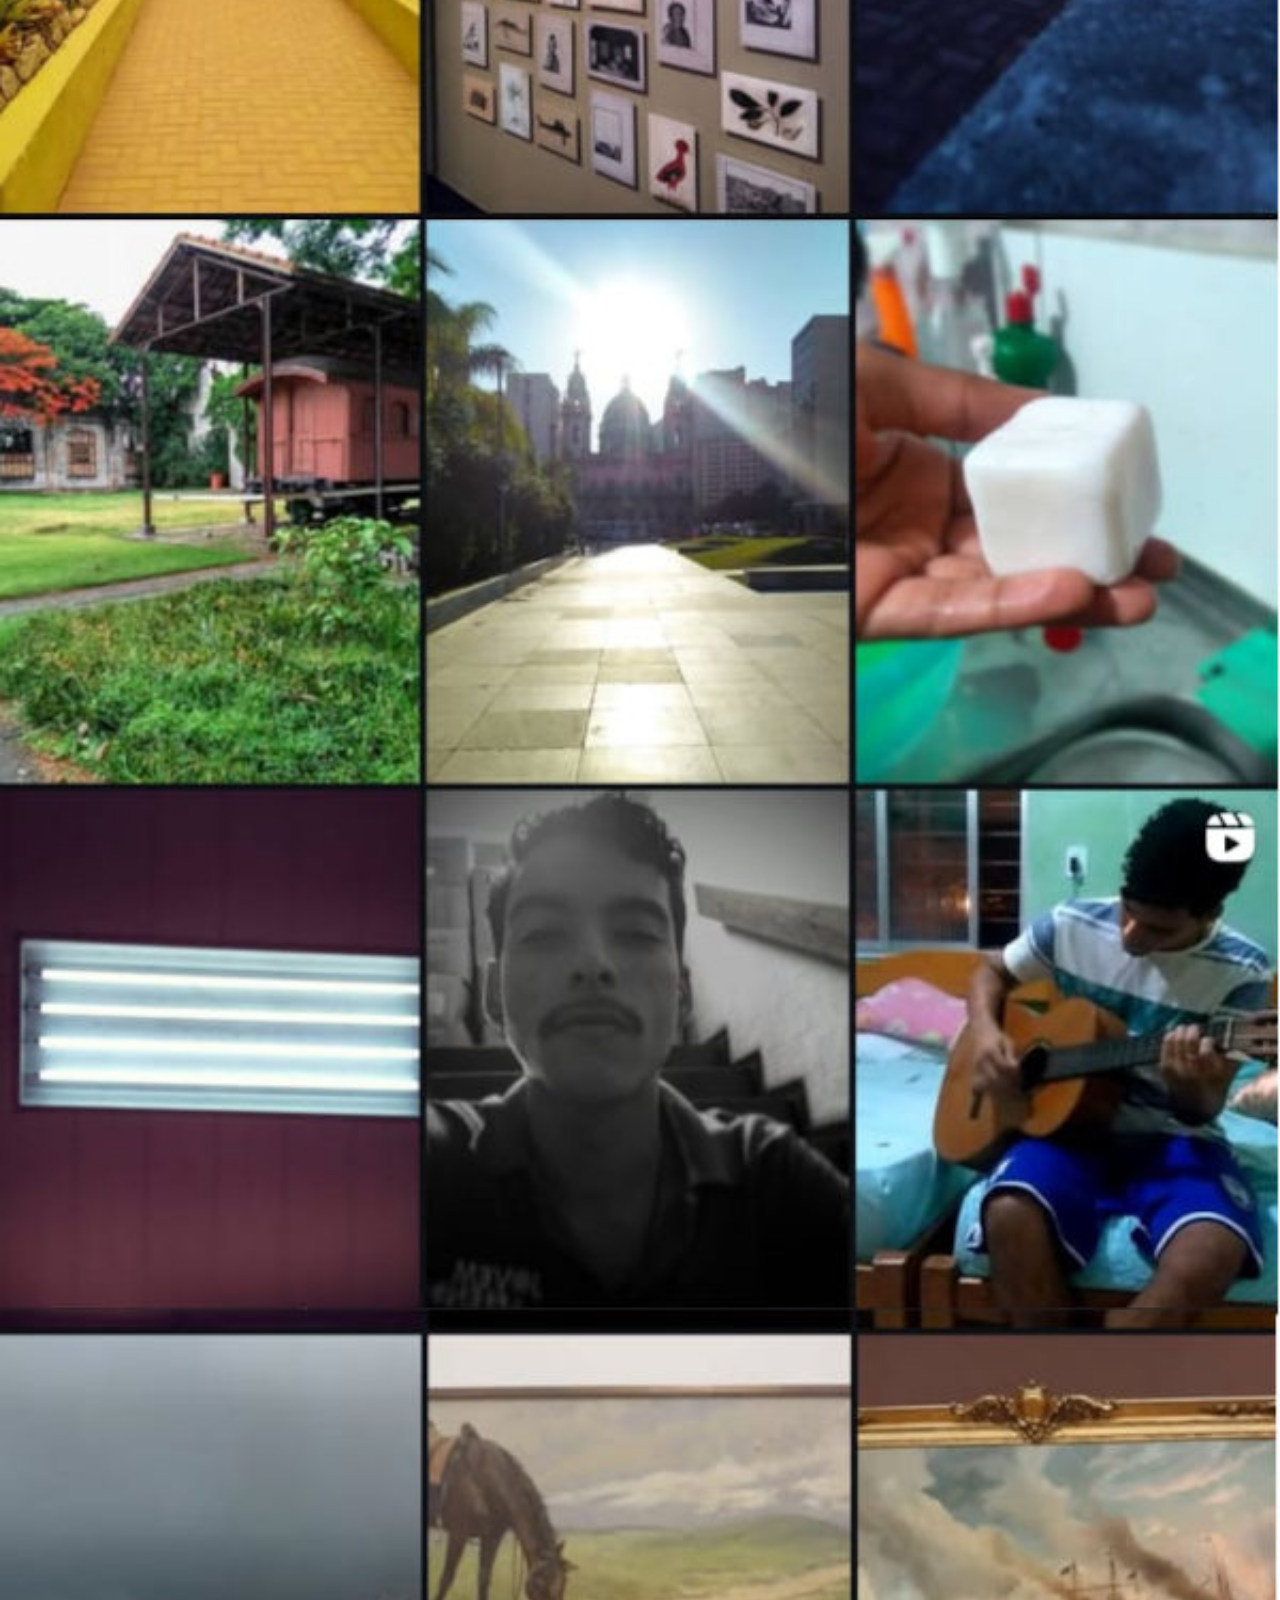
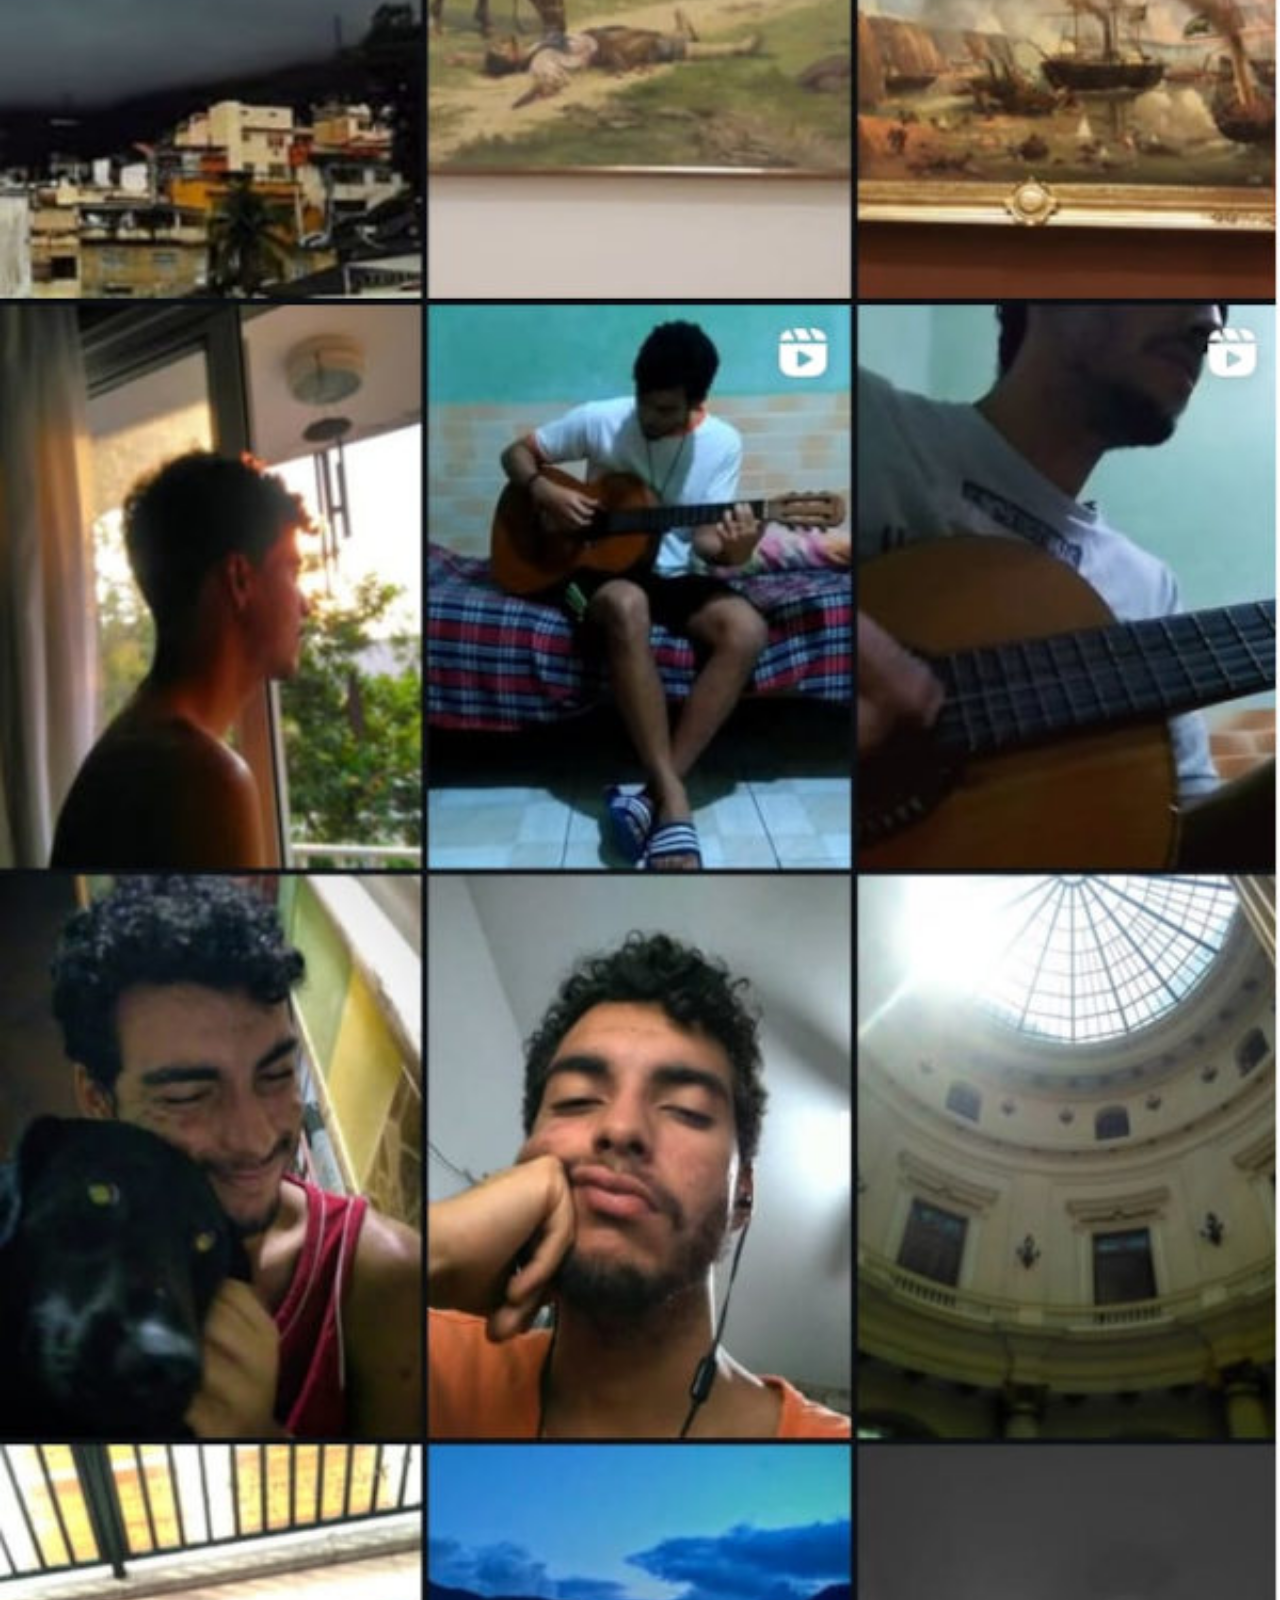
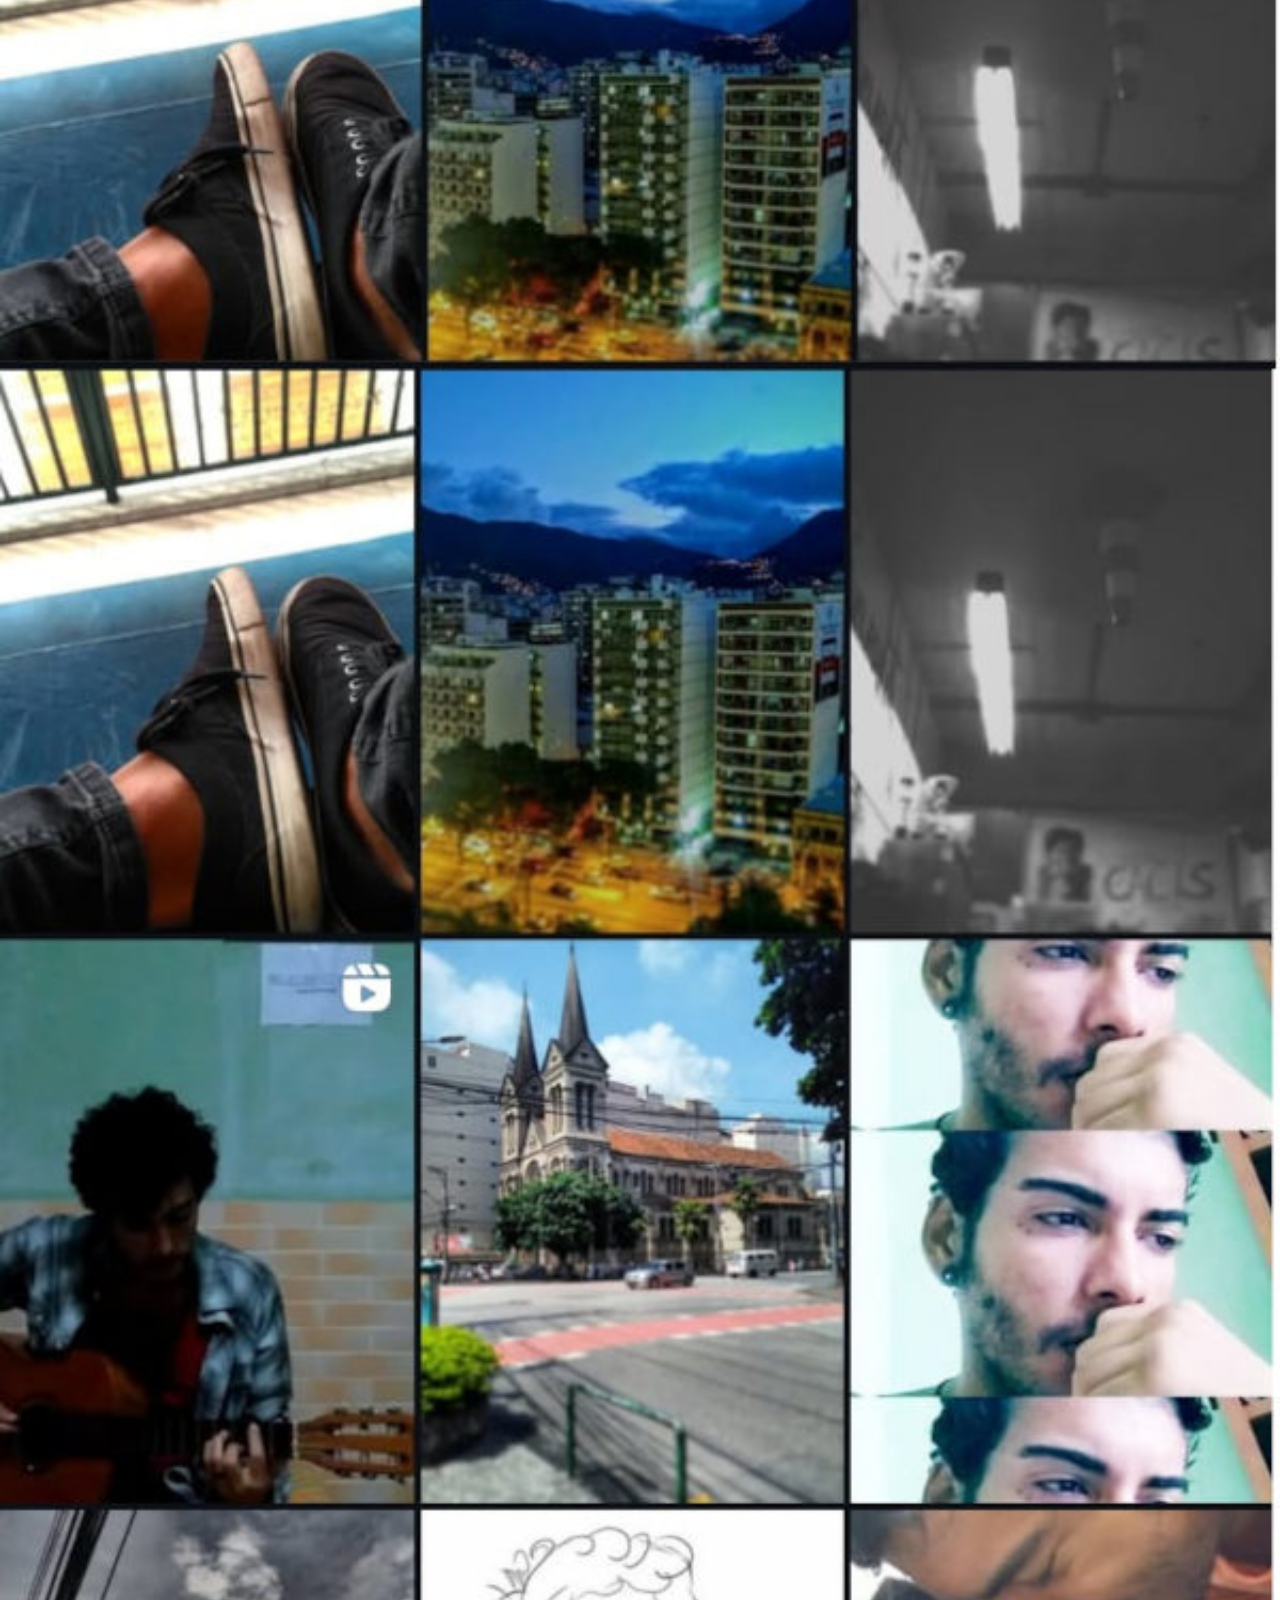
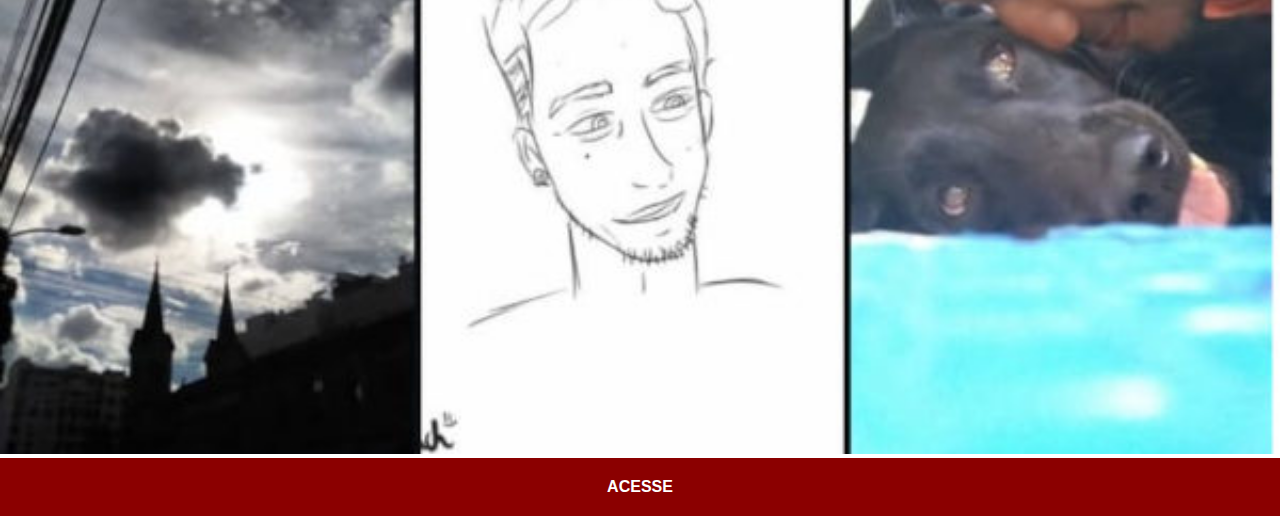
<file: instagram.html>
<!DOCTYPE html>
<html lang="pt-br">
<head>
    <meta charset="UTF-8">
    <meta name="viewport" content="width=device-width, initial-scale=1.0">
    <title>Instagram</title>
    <link rel="stylesheet" href="estilos/social.css">
</head>
<body>
    <img src="imagens/tela-instagram.jpg" alt="Instragram">
    <a href="https://Instagram.com/gustavoguanabara/" target="_blank">ACESSE</a>
</body>
</html>
</file>
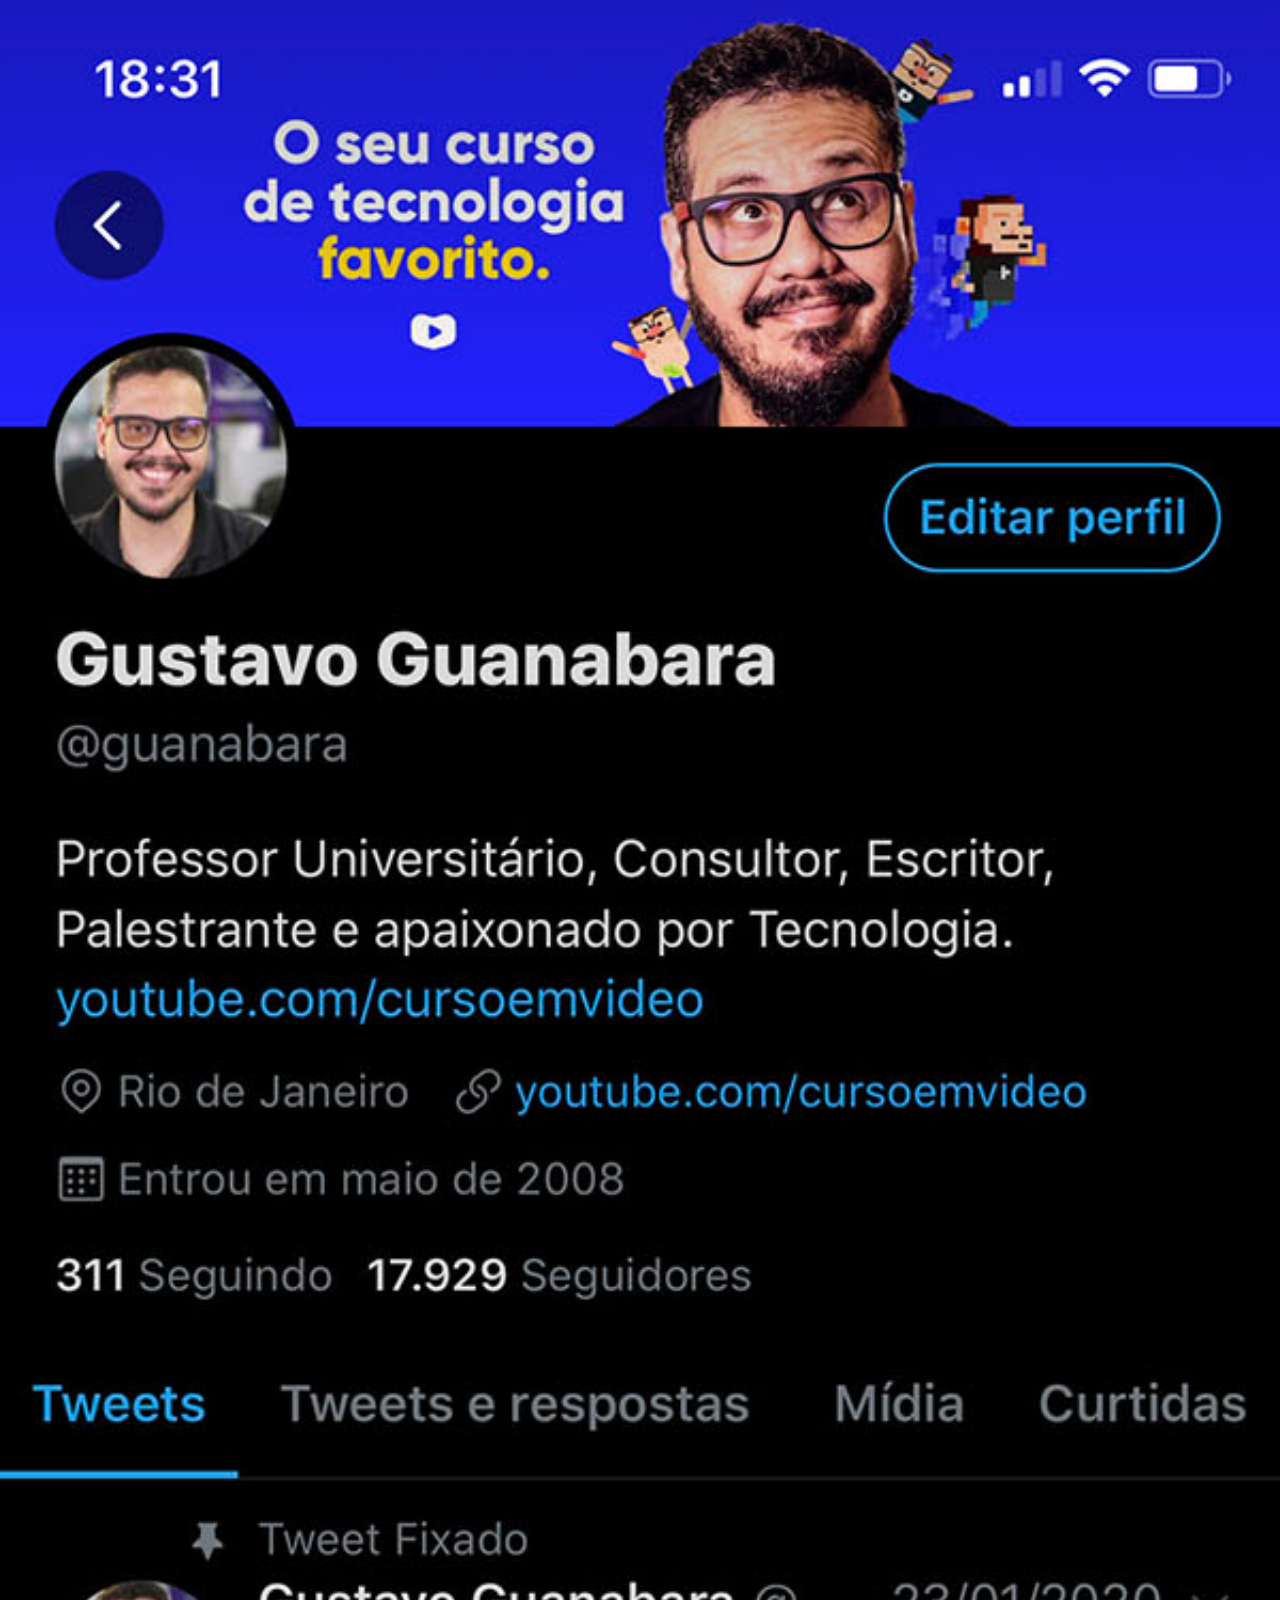
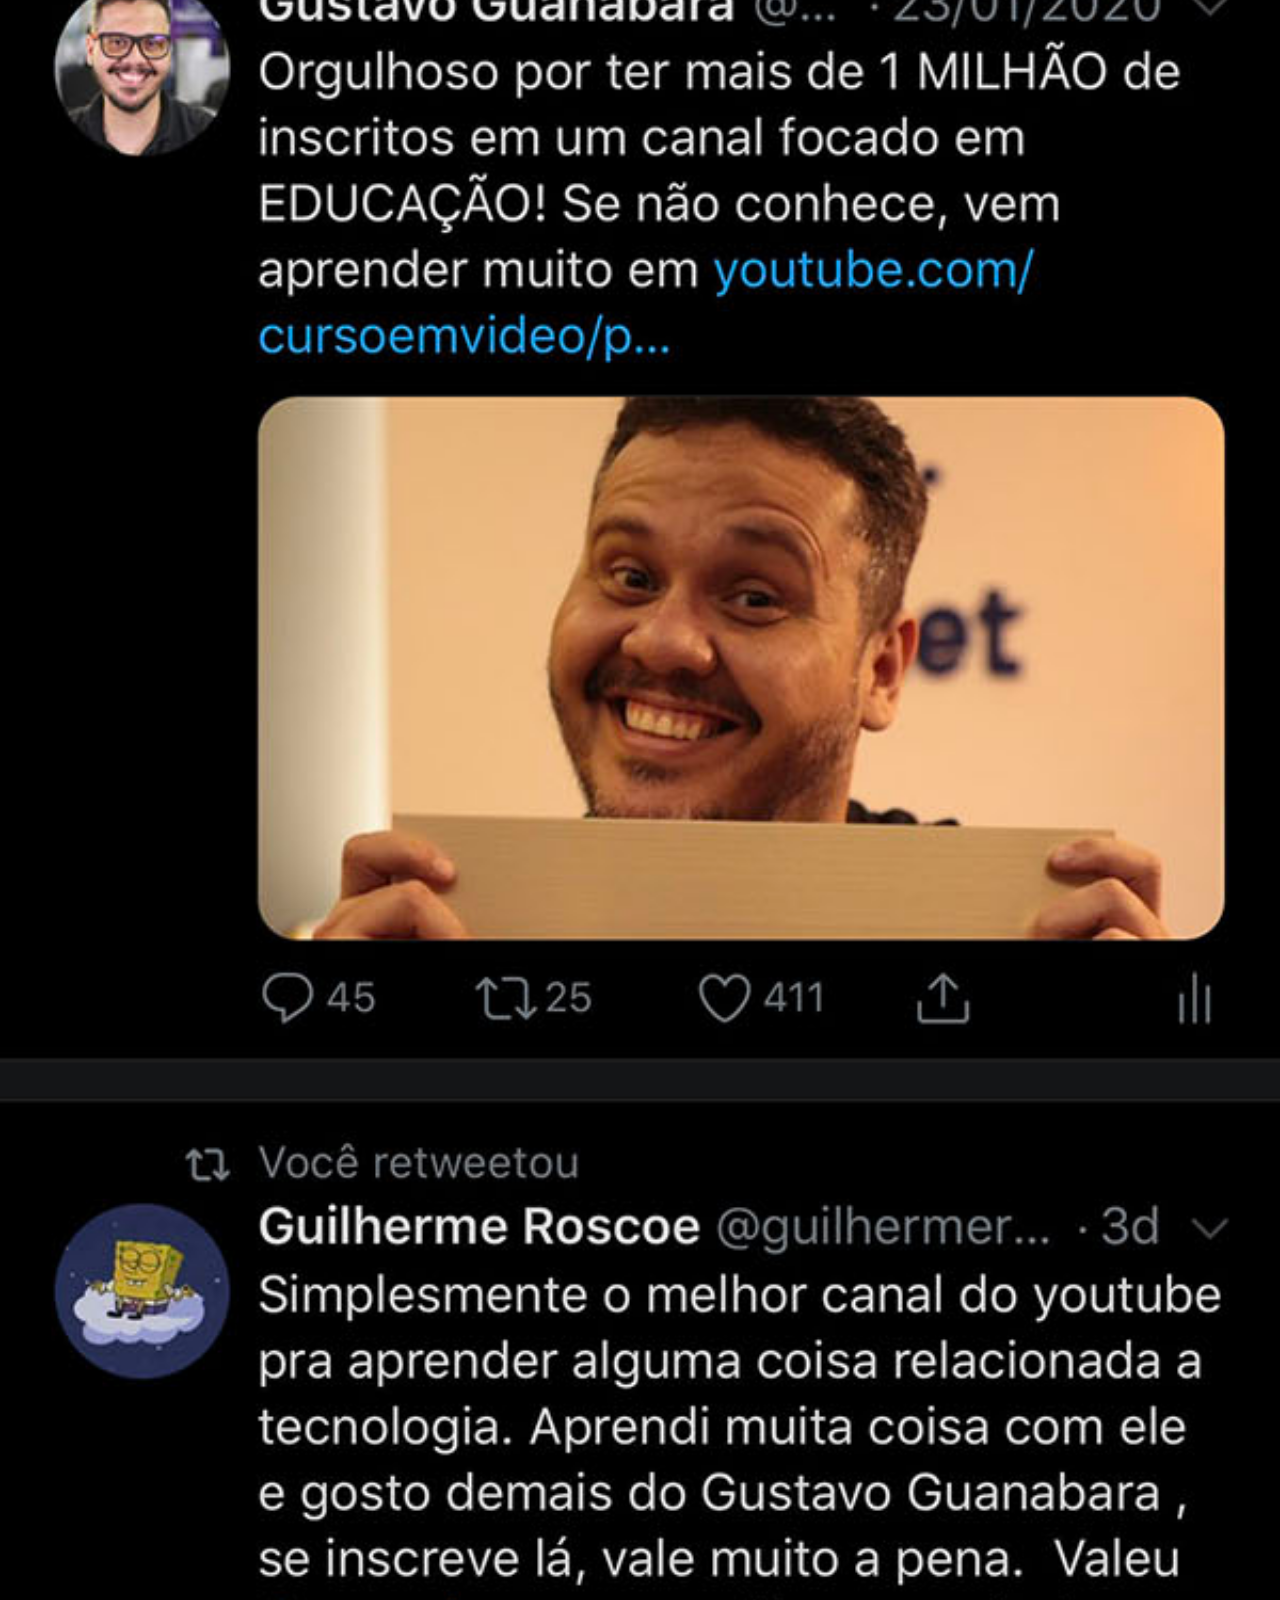
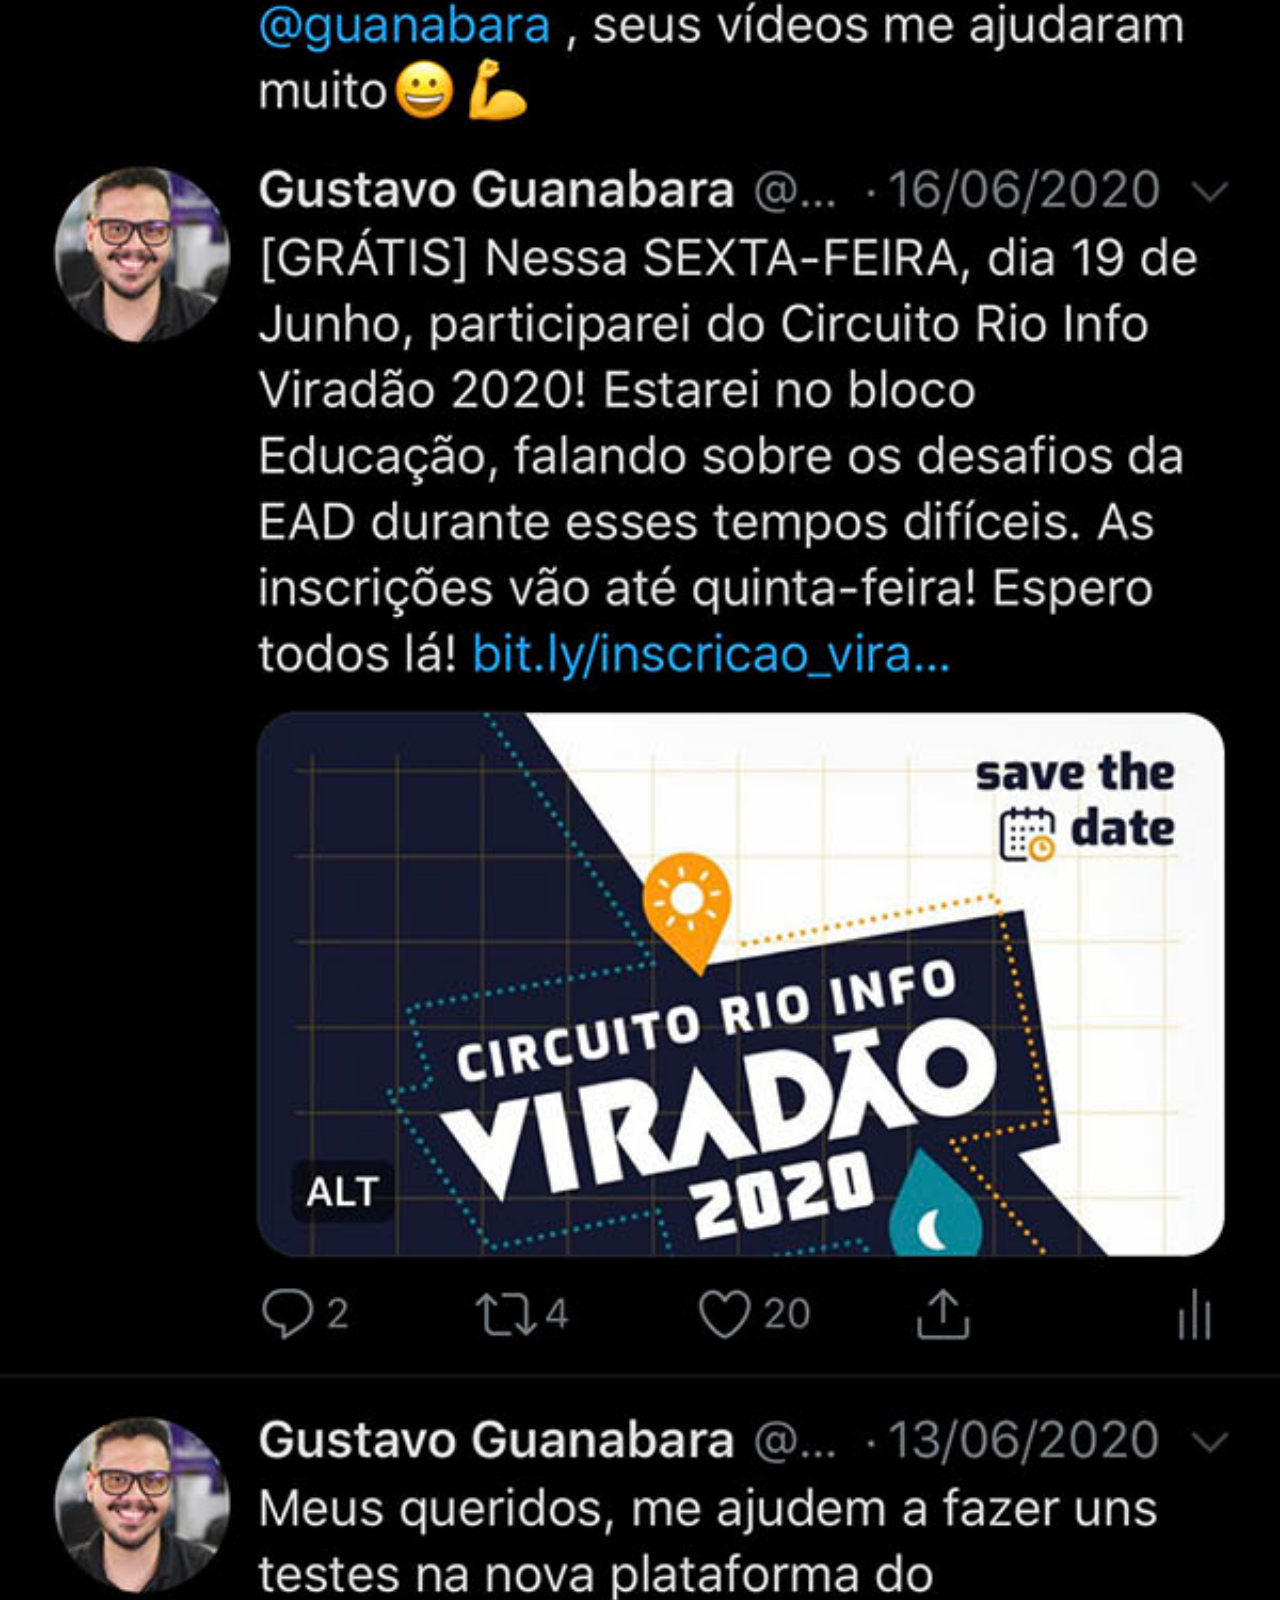
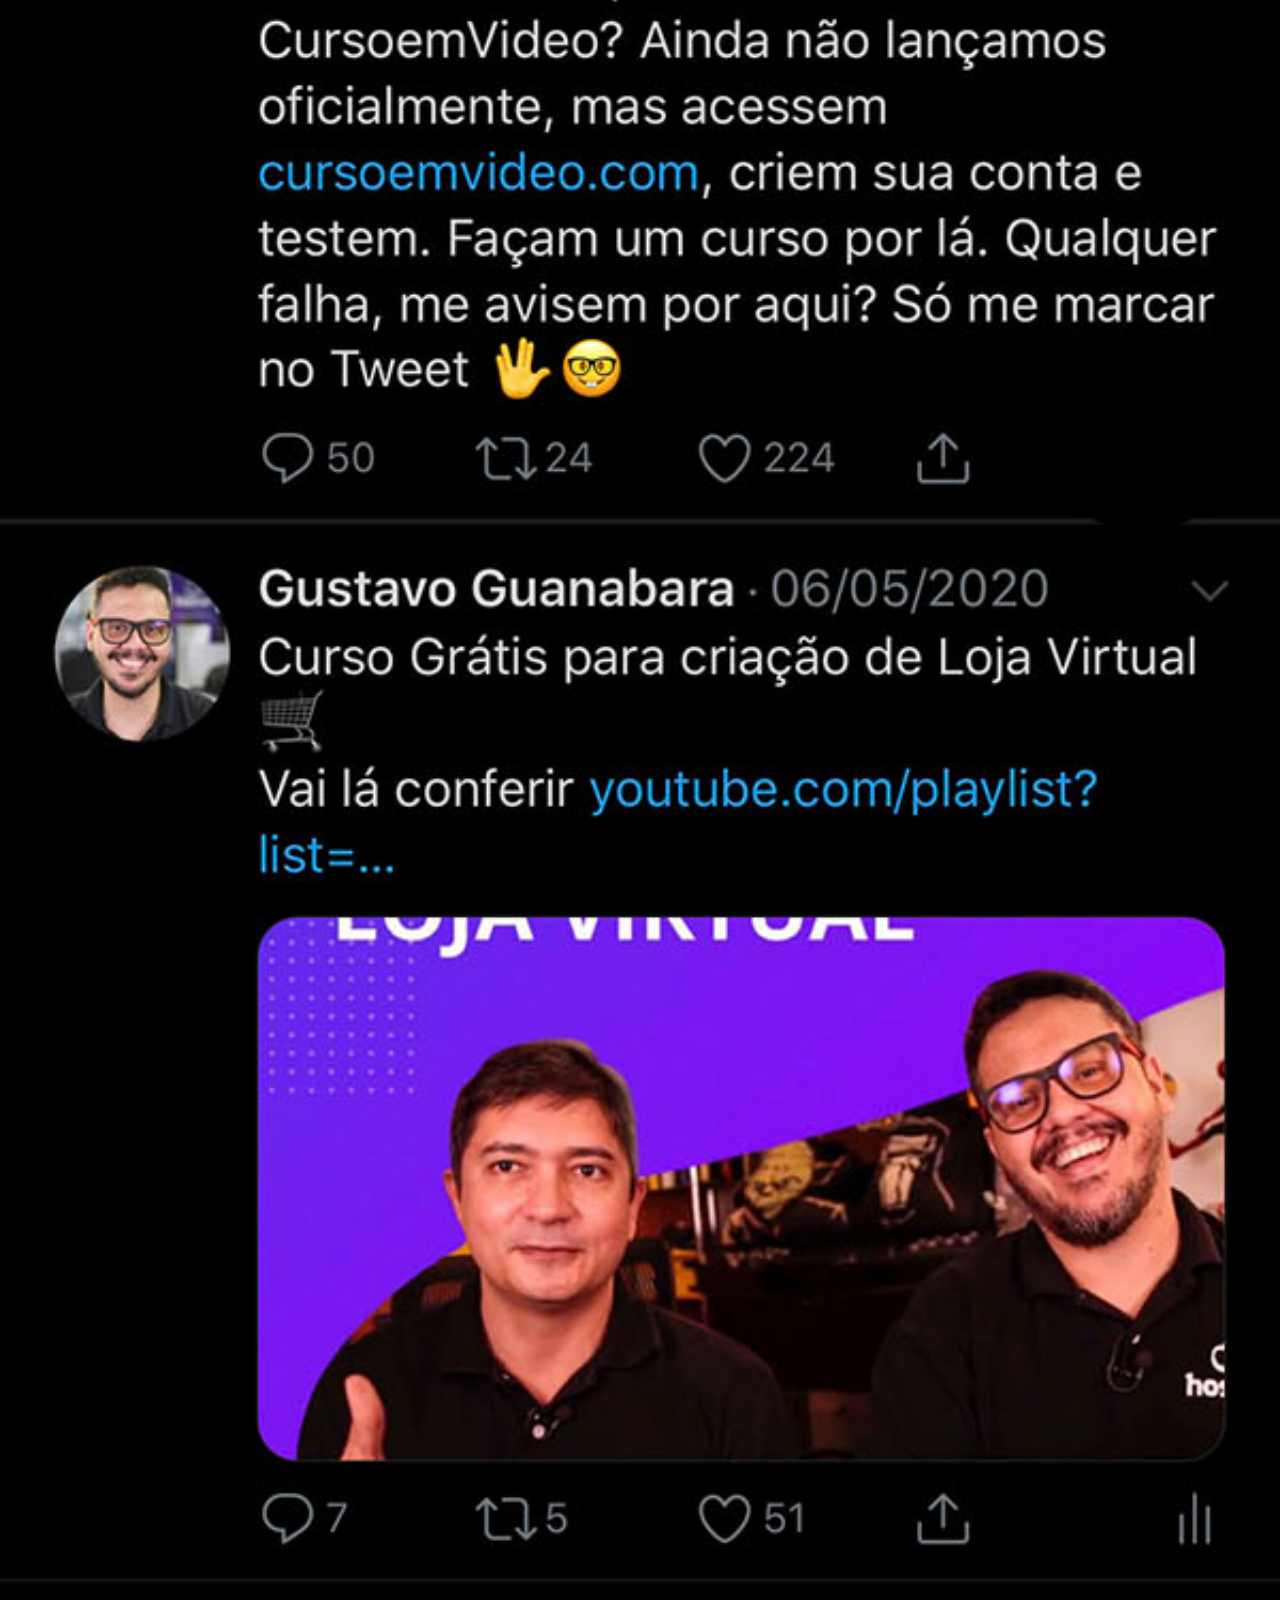
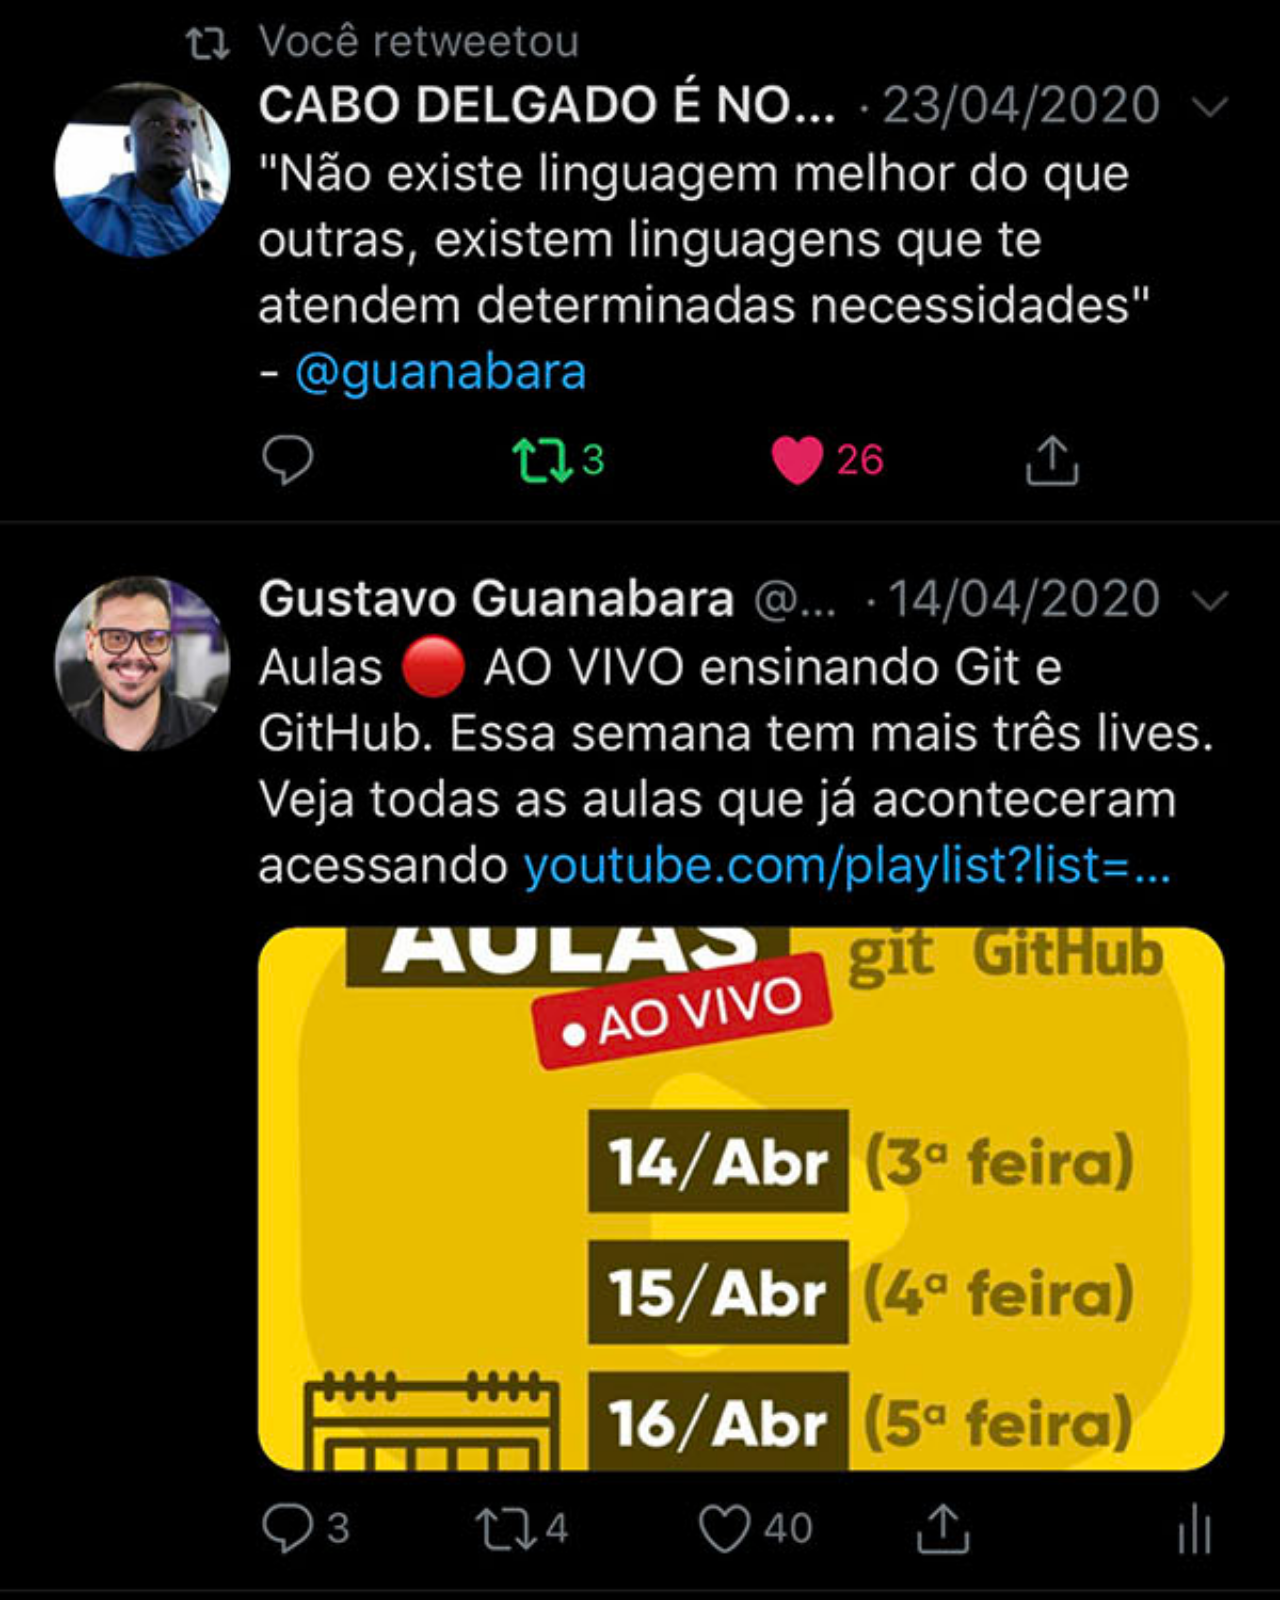
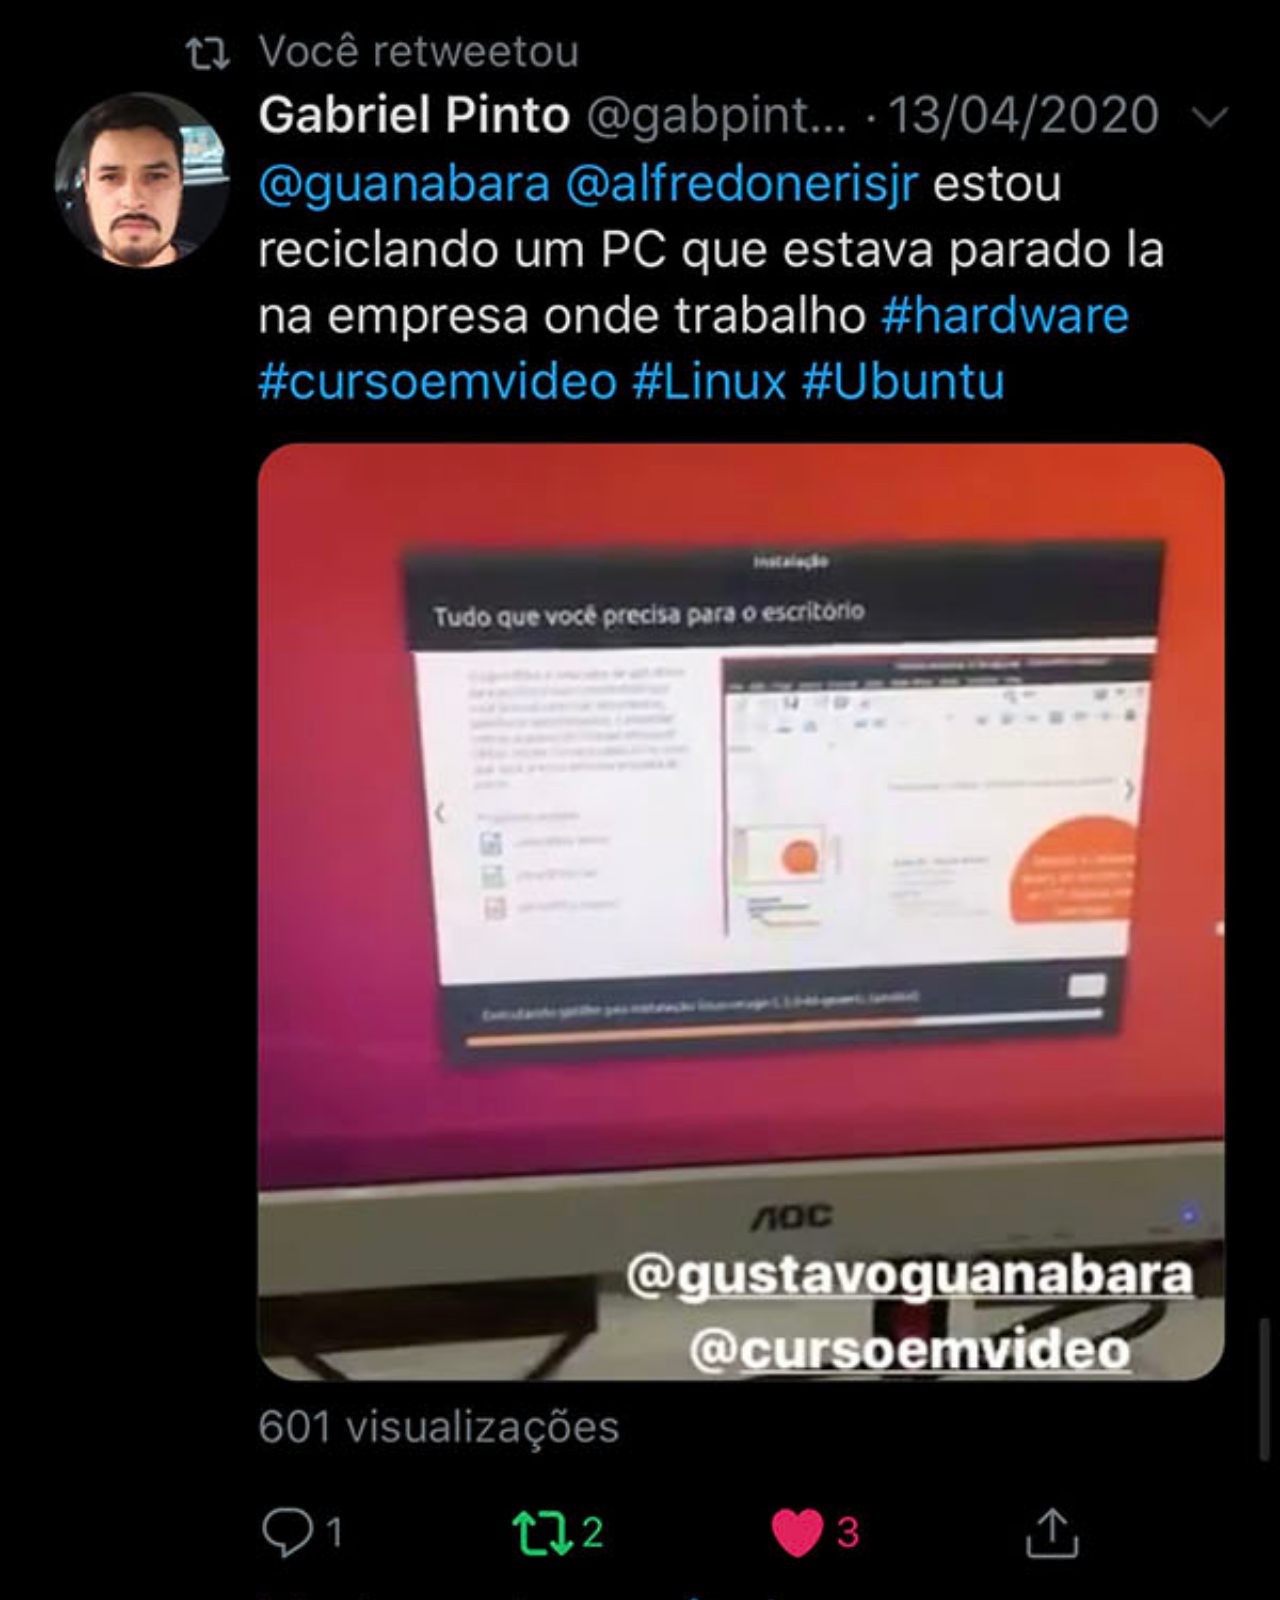
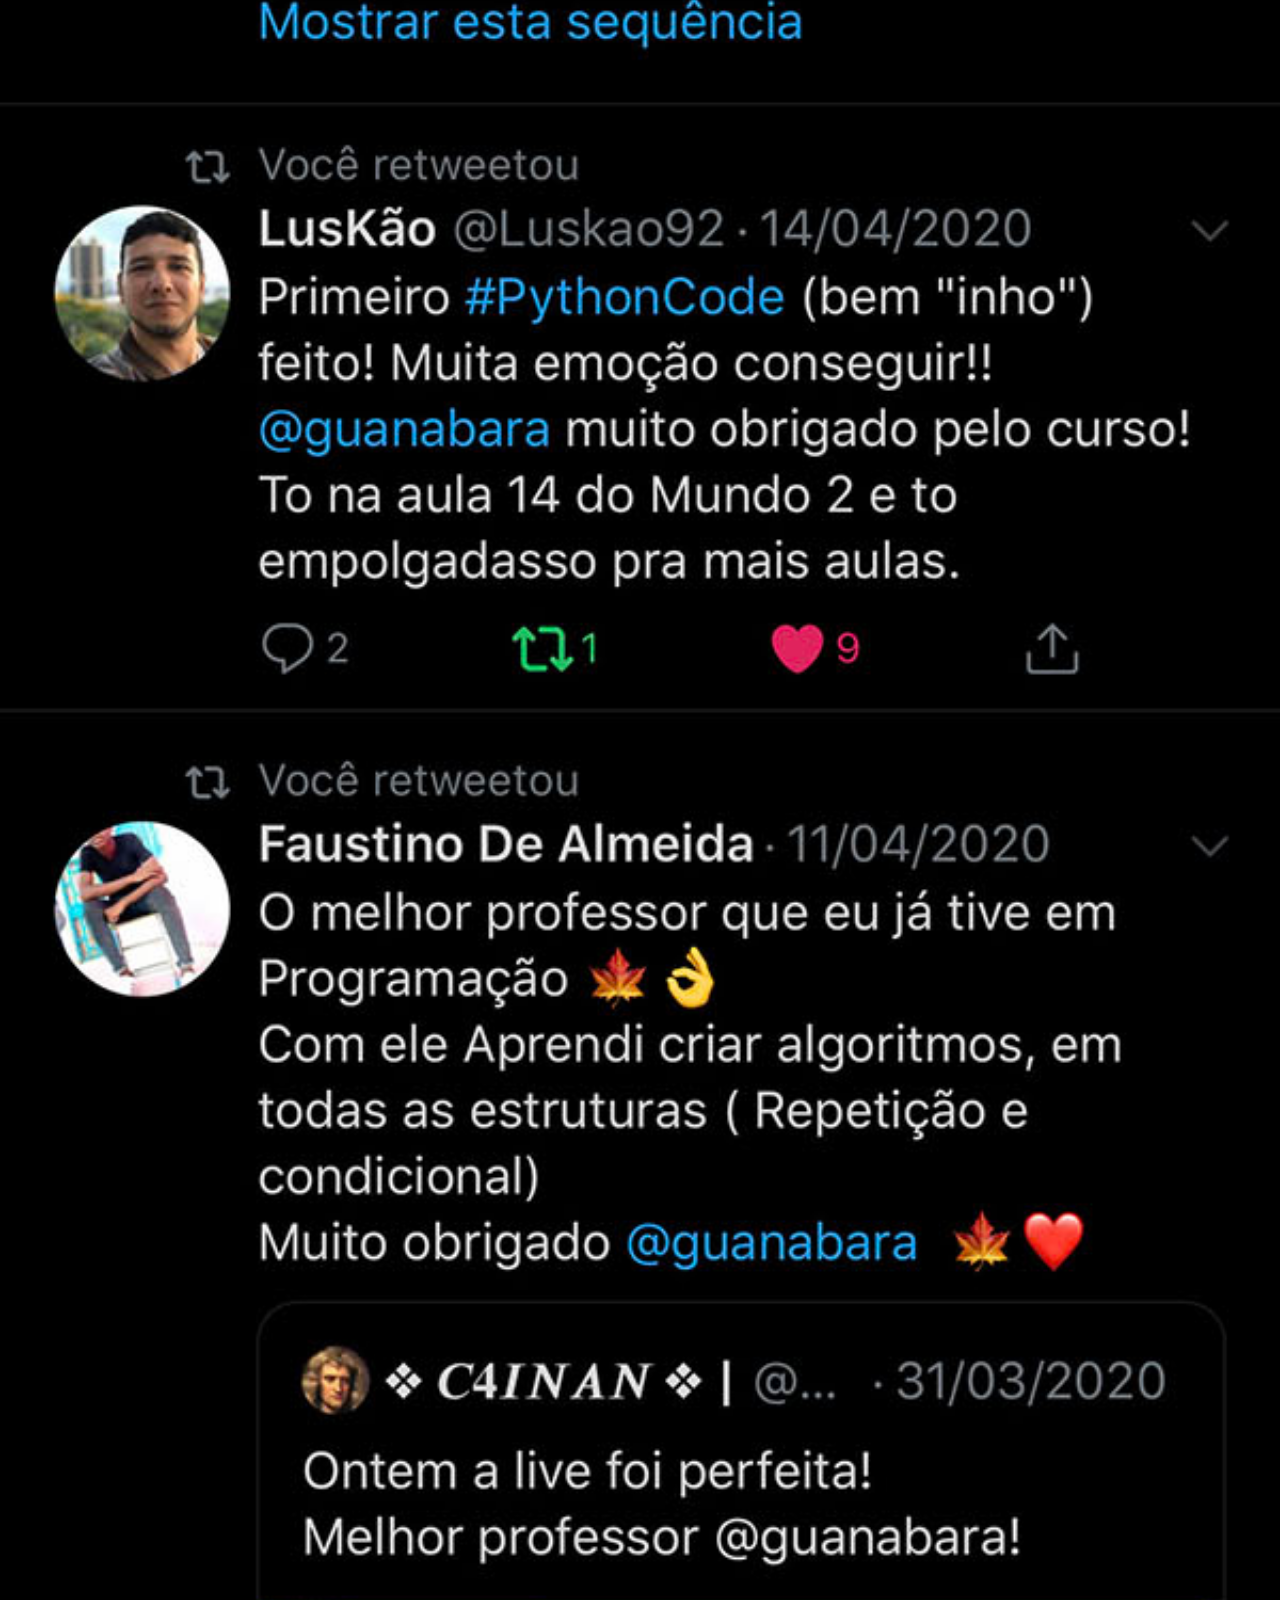
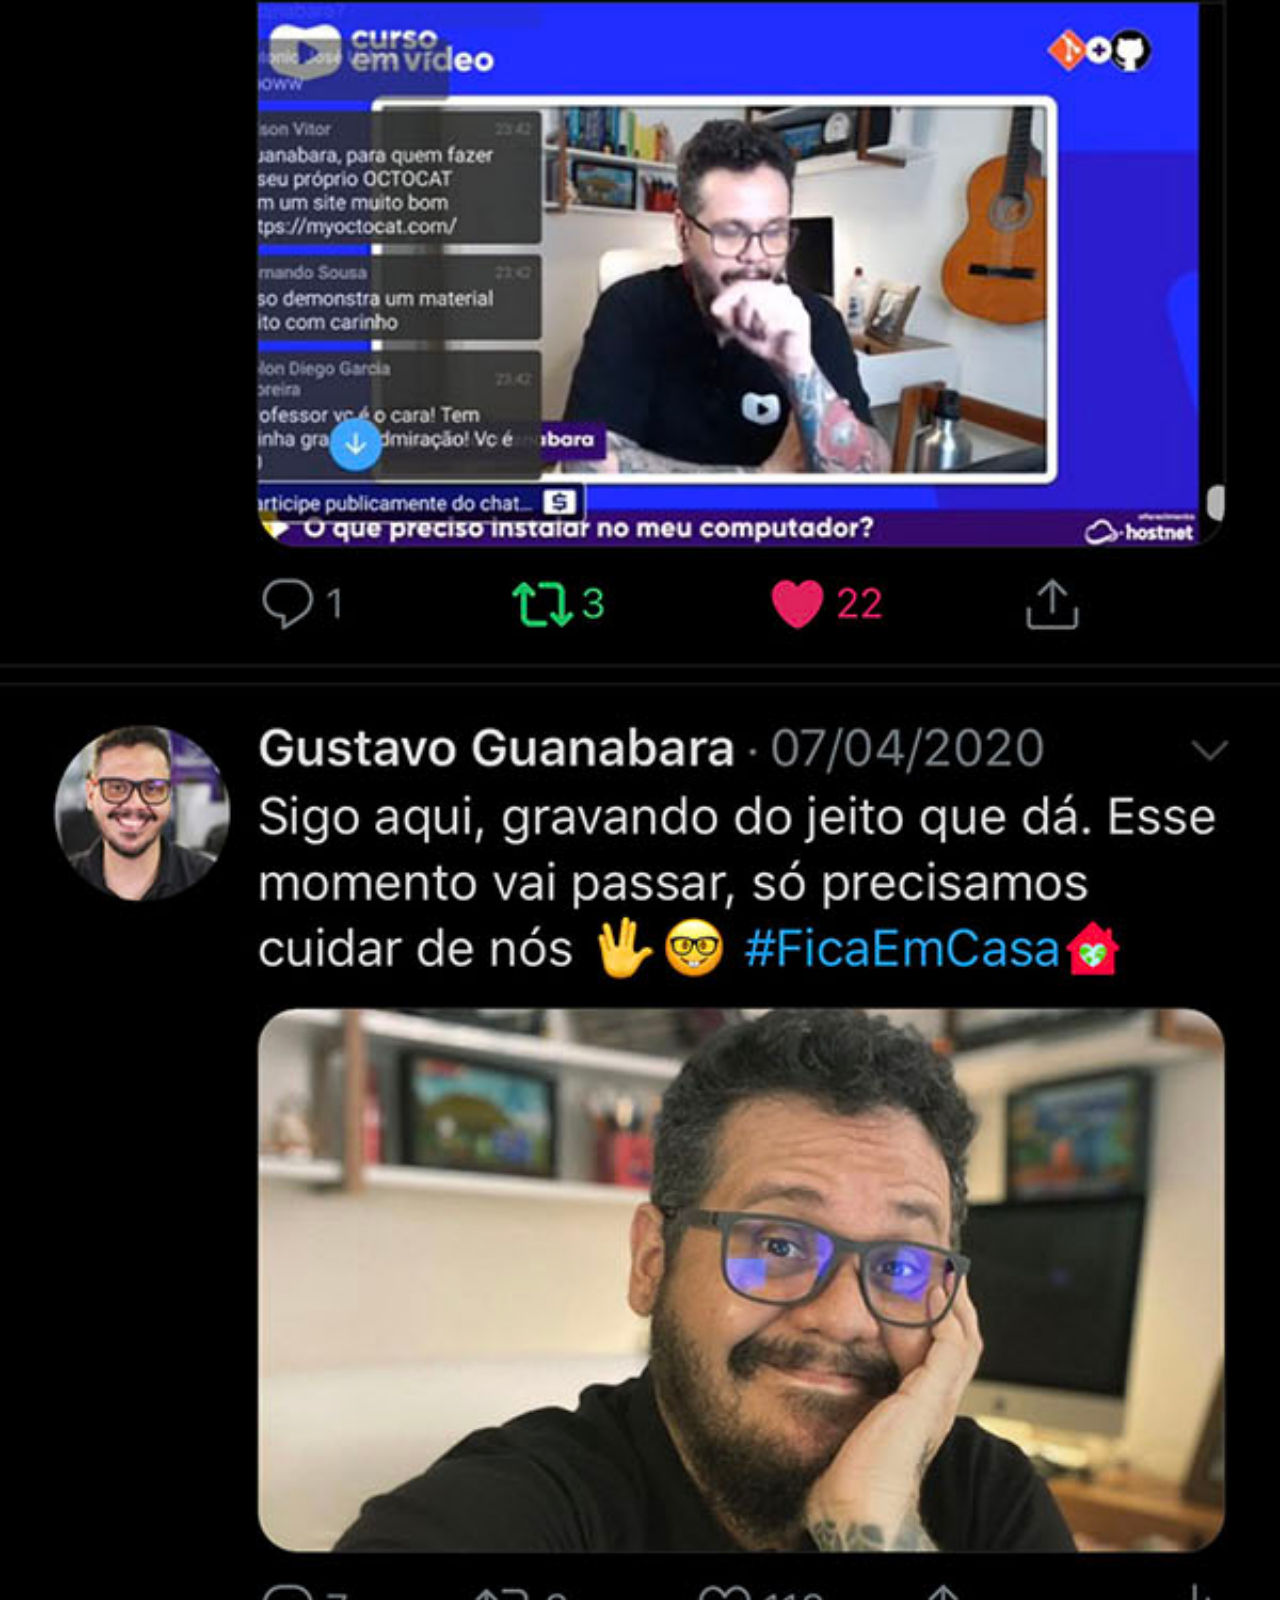
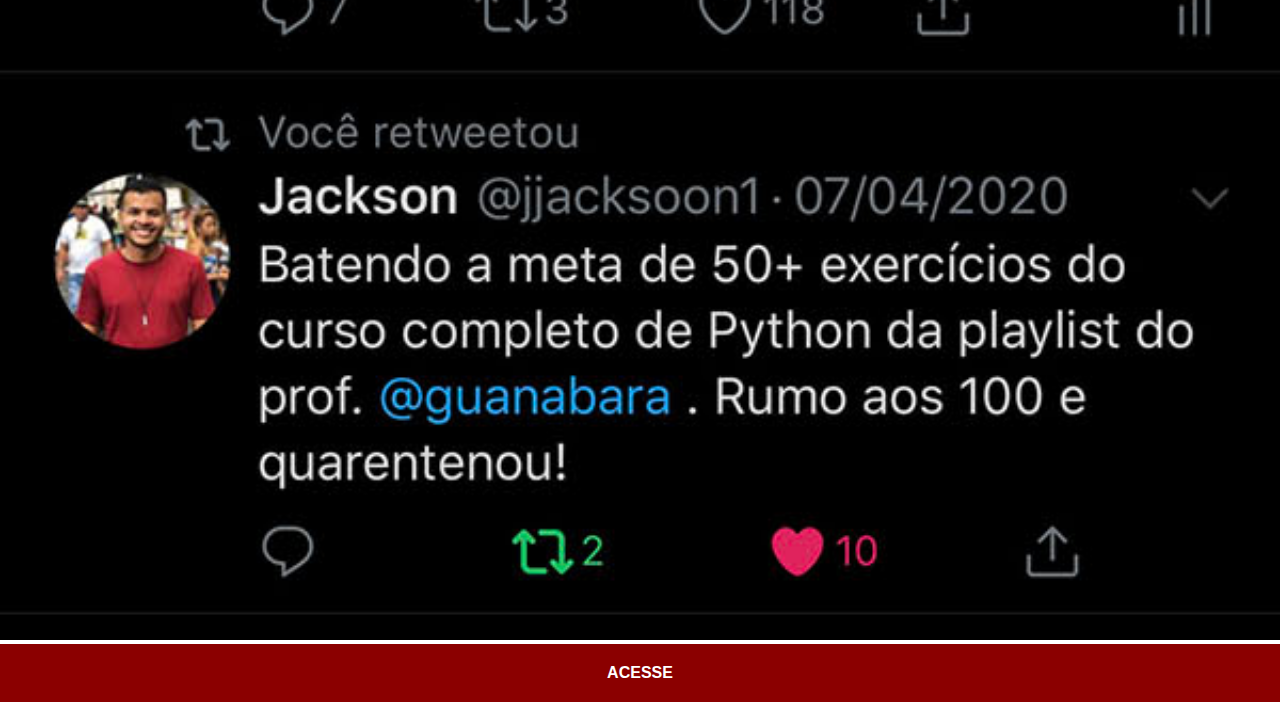
<file: twitter.html>
<!DOCTYPE html>
<html lang="pt-br">
<head>
    <meta charset="UTF-8">
    <meta name="viewport" content="width=device-width, initial-scale=1.0">
    <title>Twitter</title>
    <link rel="stylesheet" href="estilos/social.css">
</head>
<body>
    <img src="imagens/tela-twitter.jpg" alt="Twitter">
    <a href="https://twitter.com/guanabara" target="_blank">ACESSE</a>
</body>
</html>
</file>
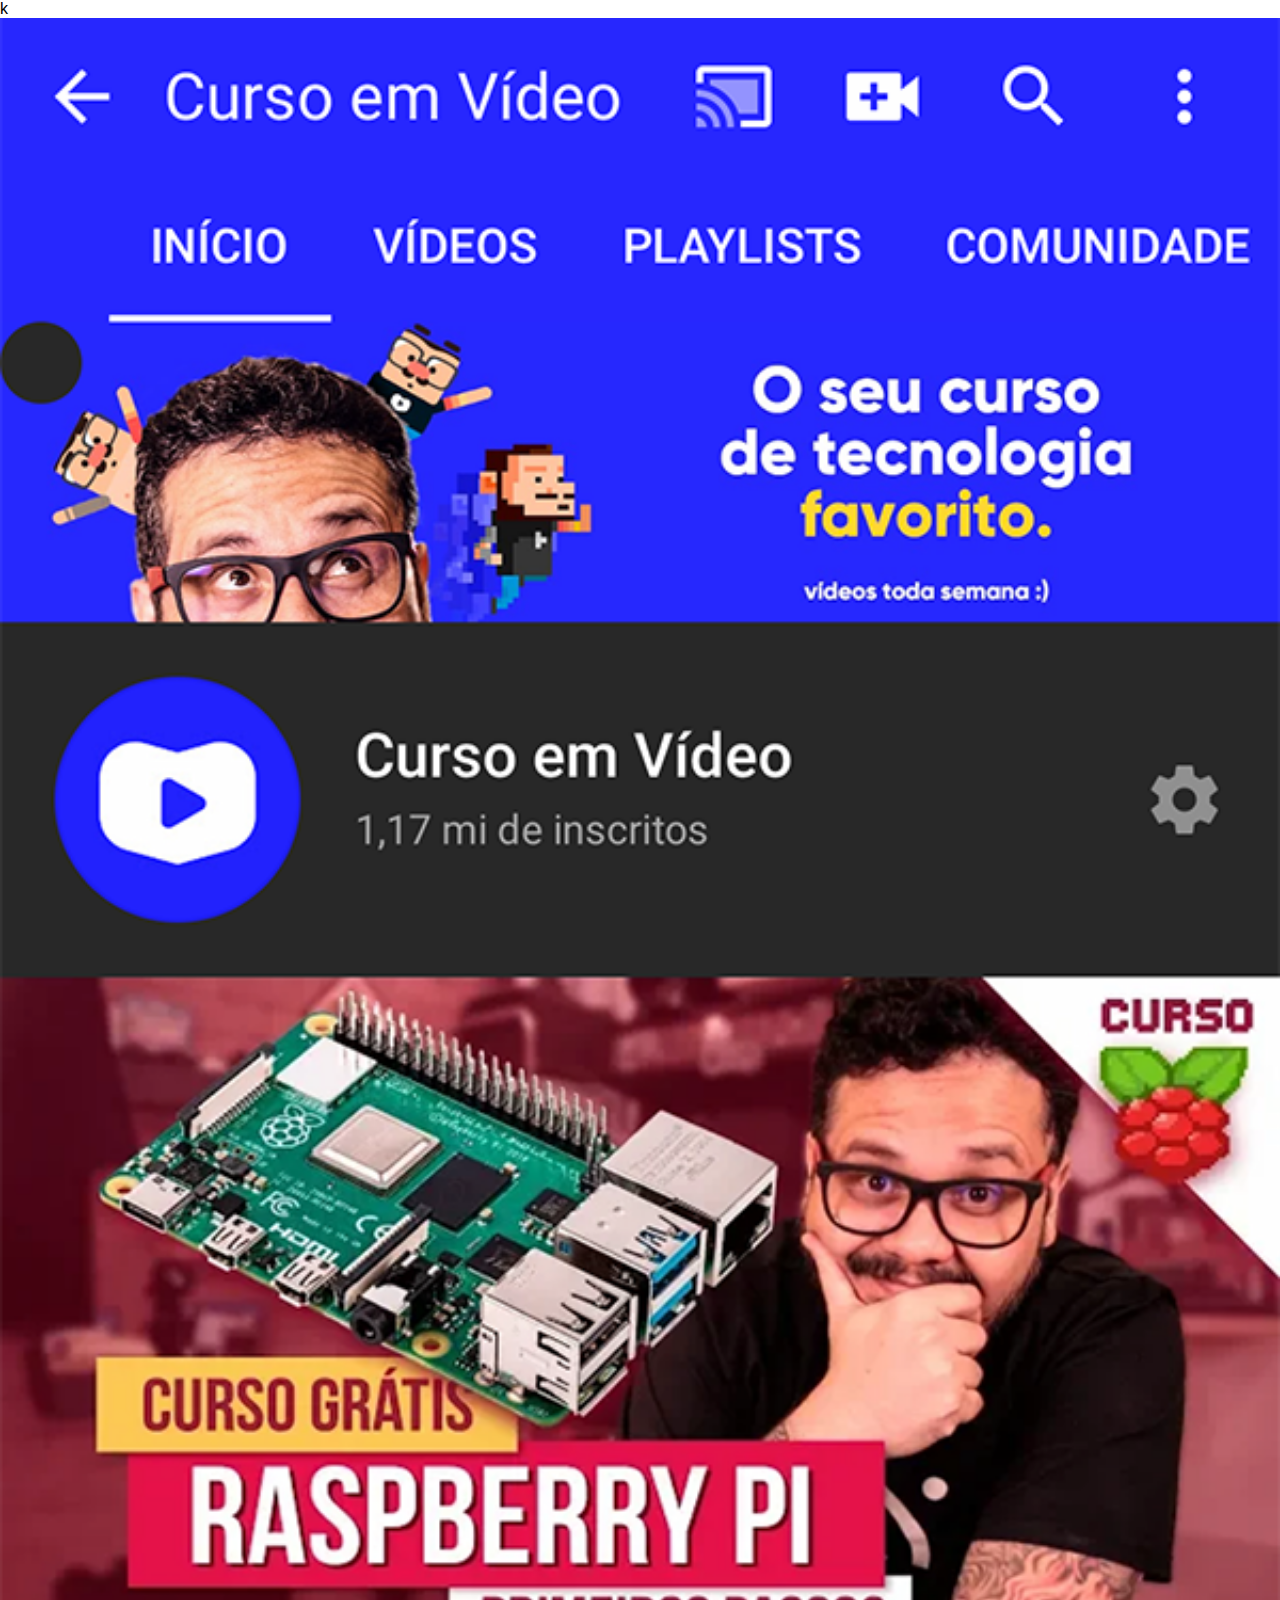
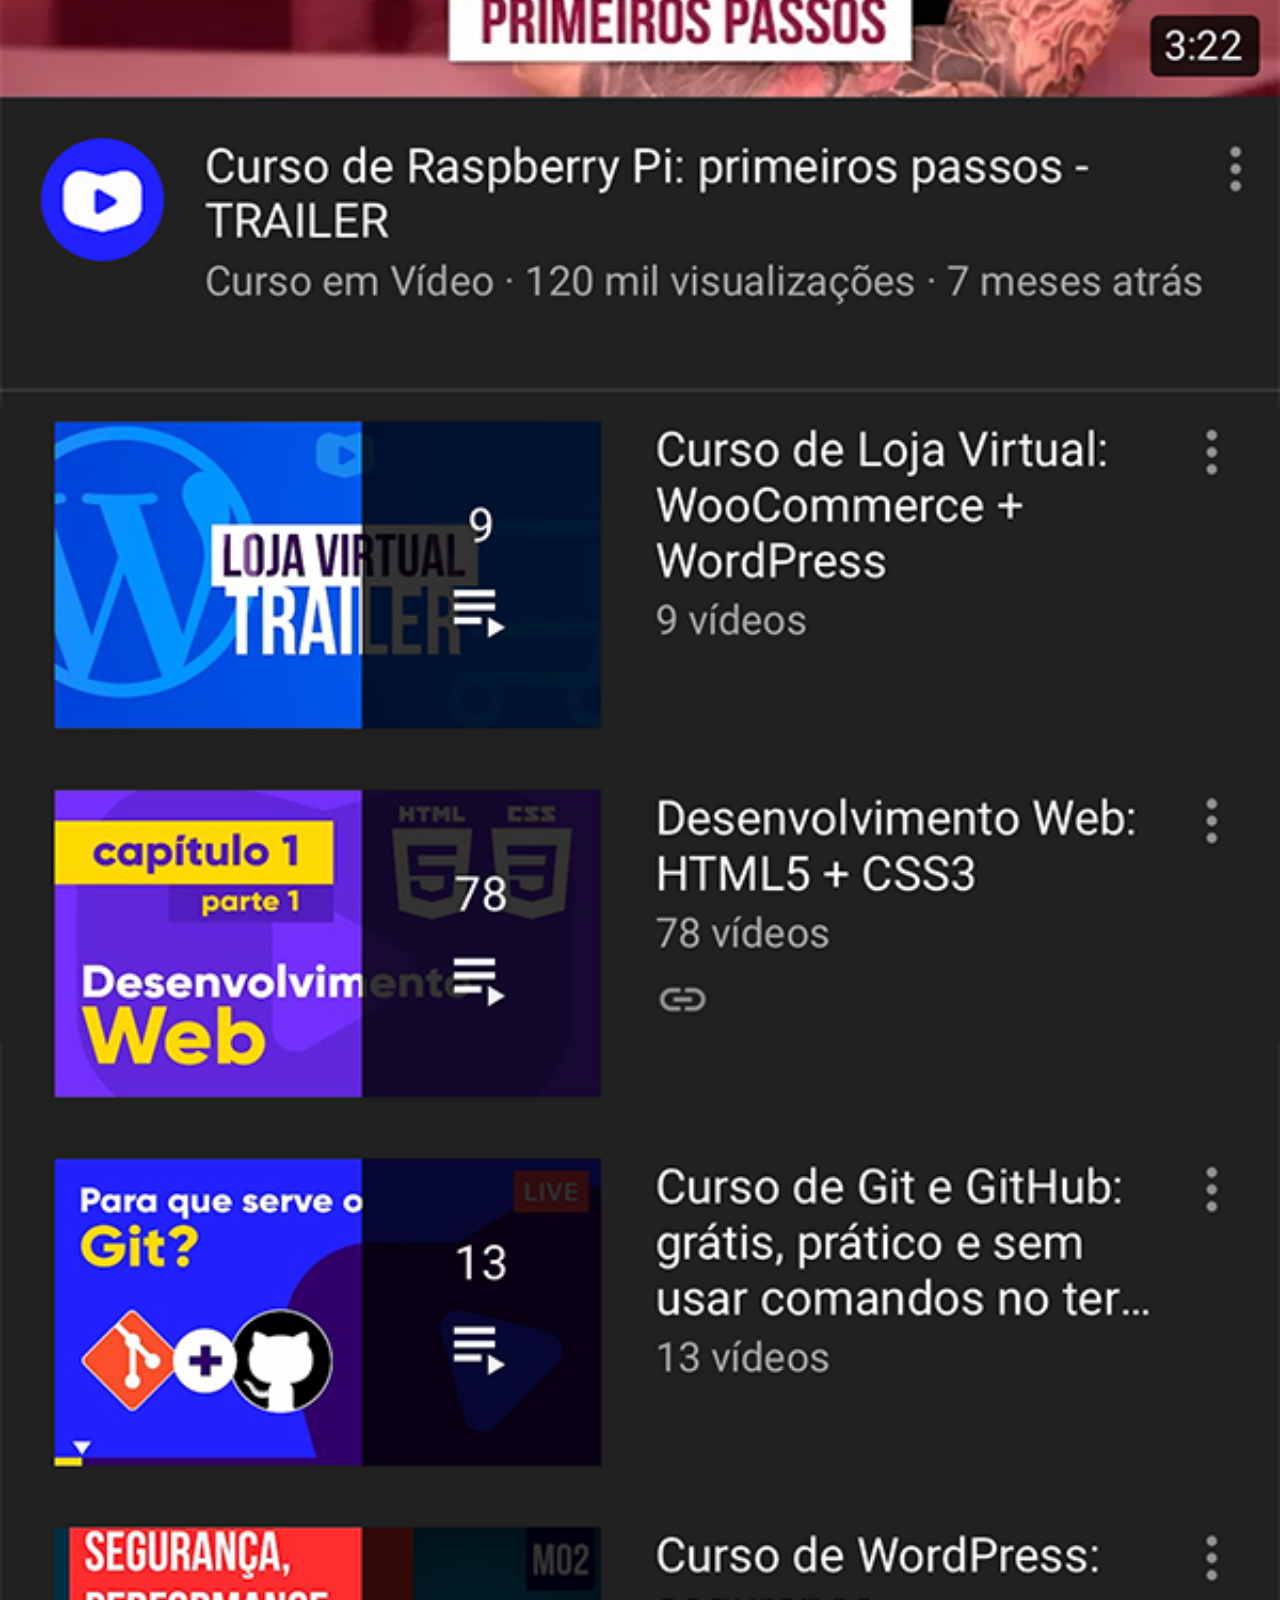
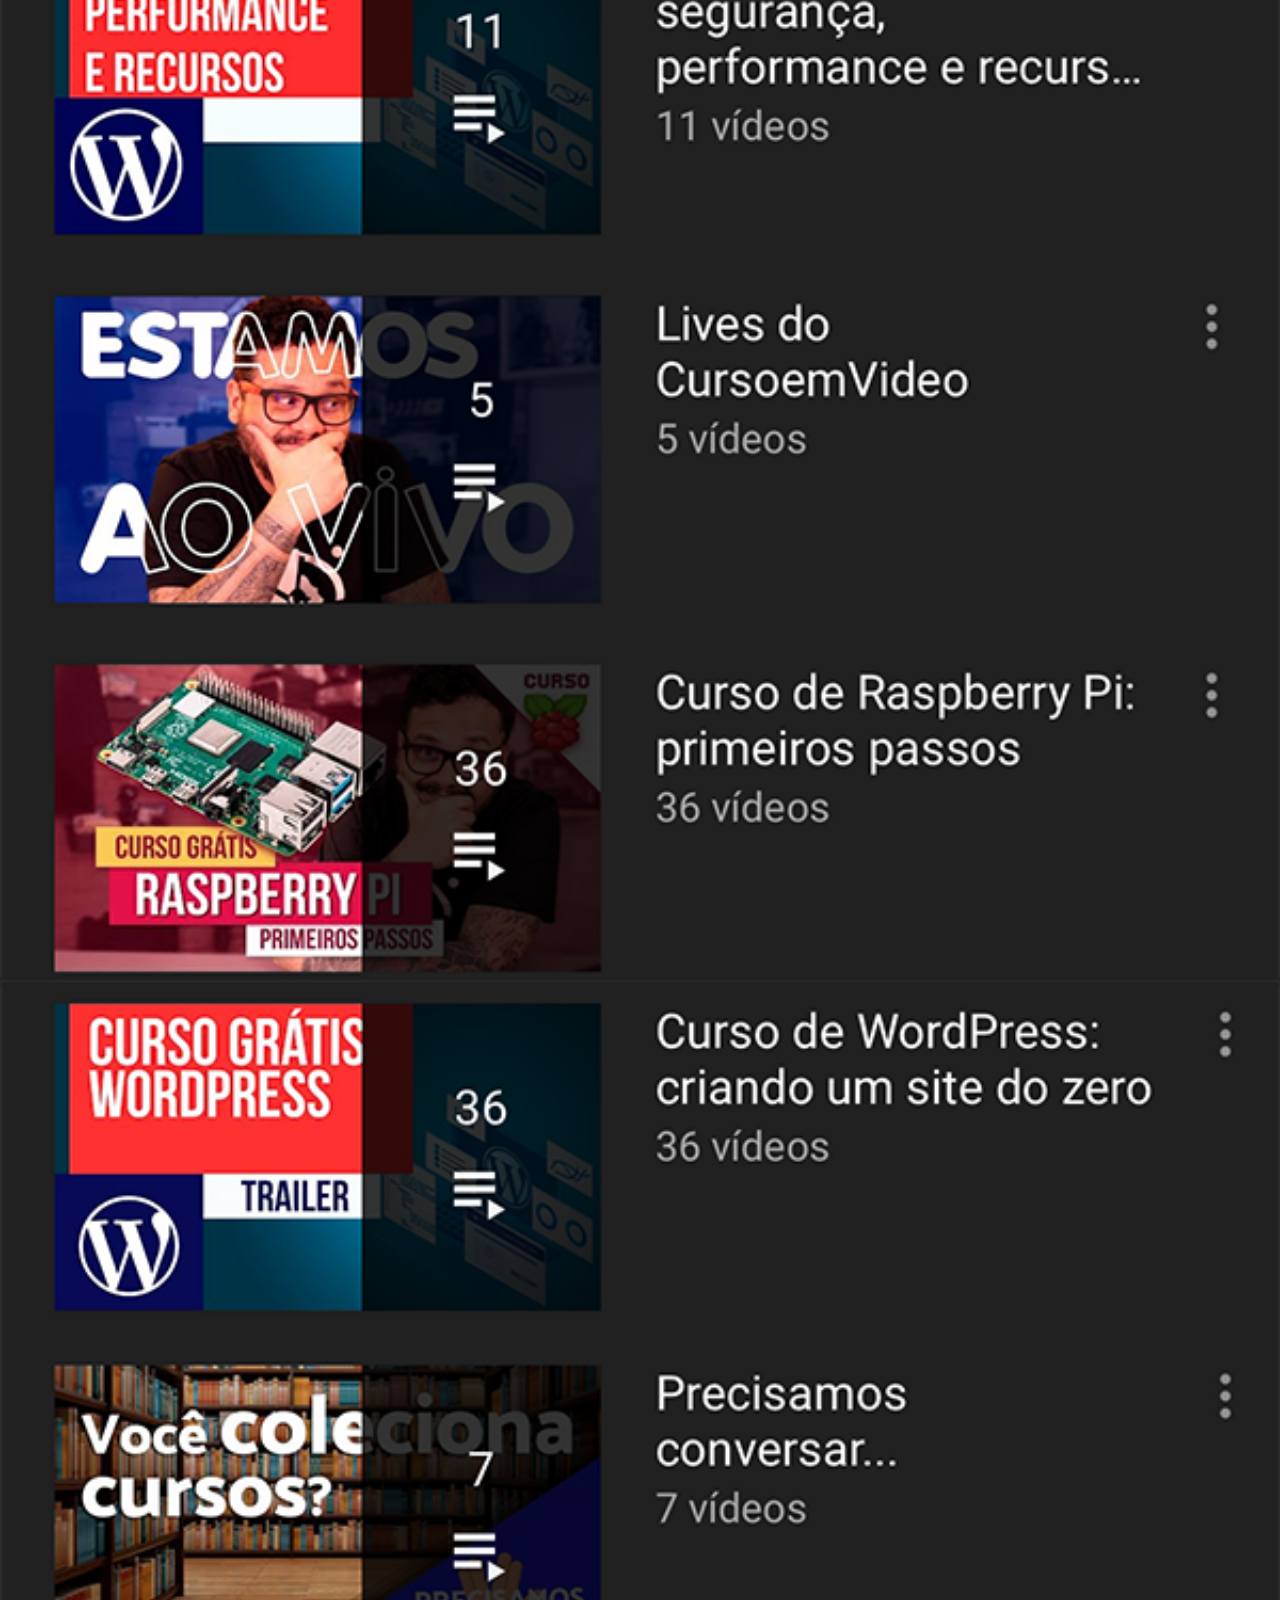
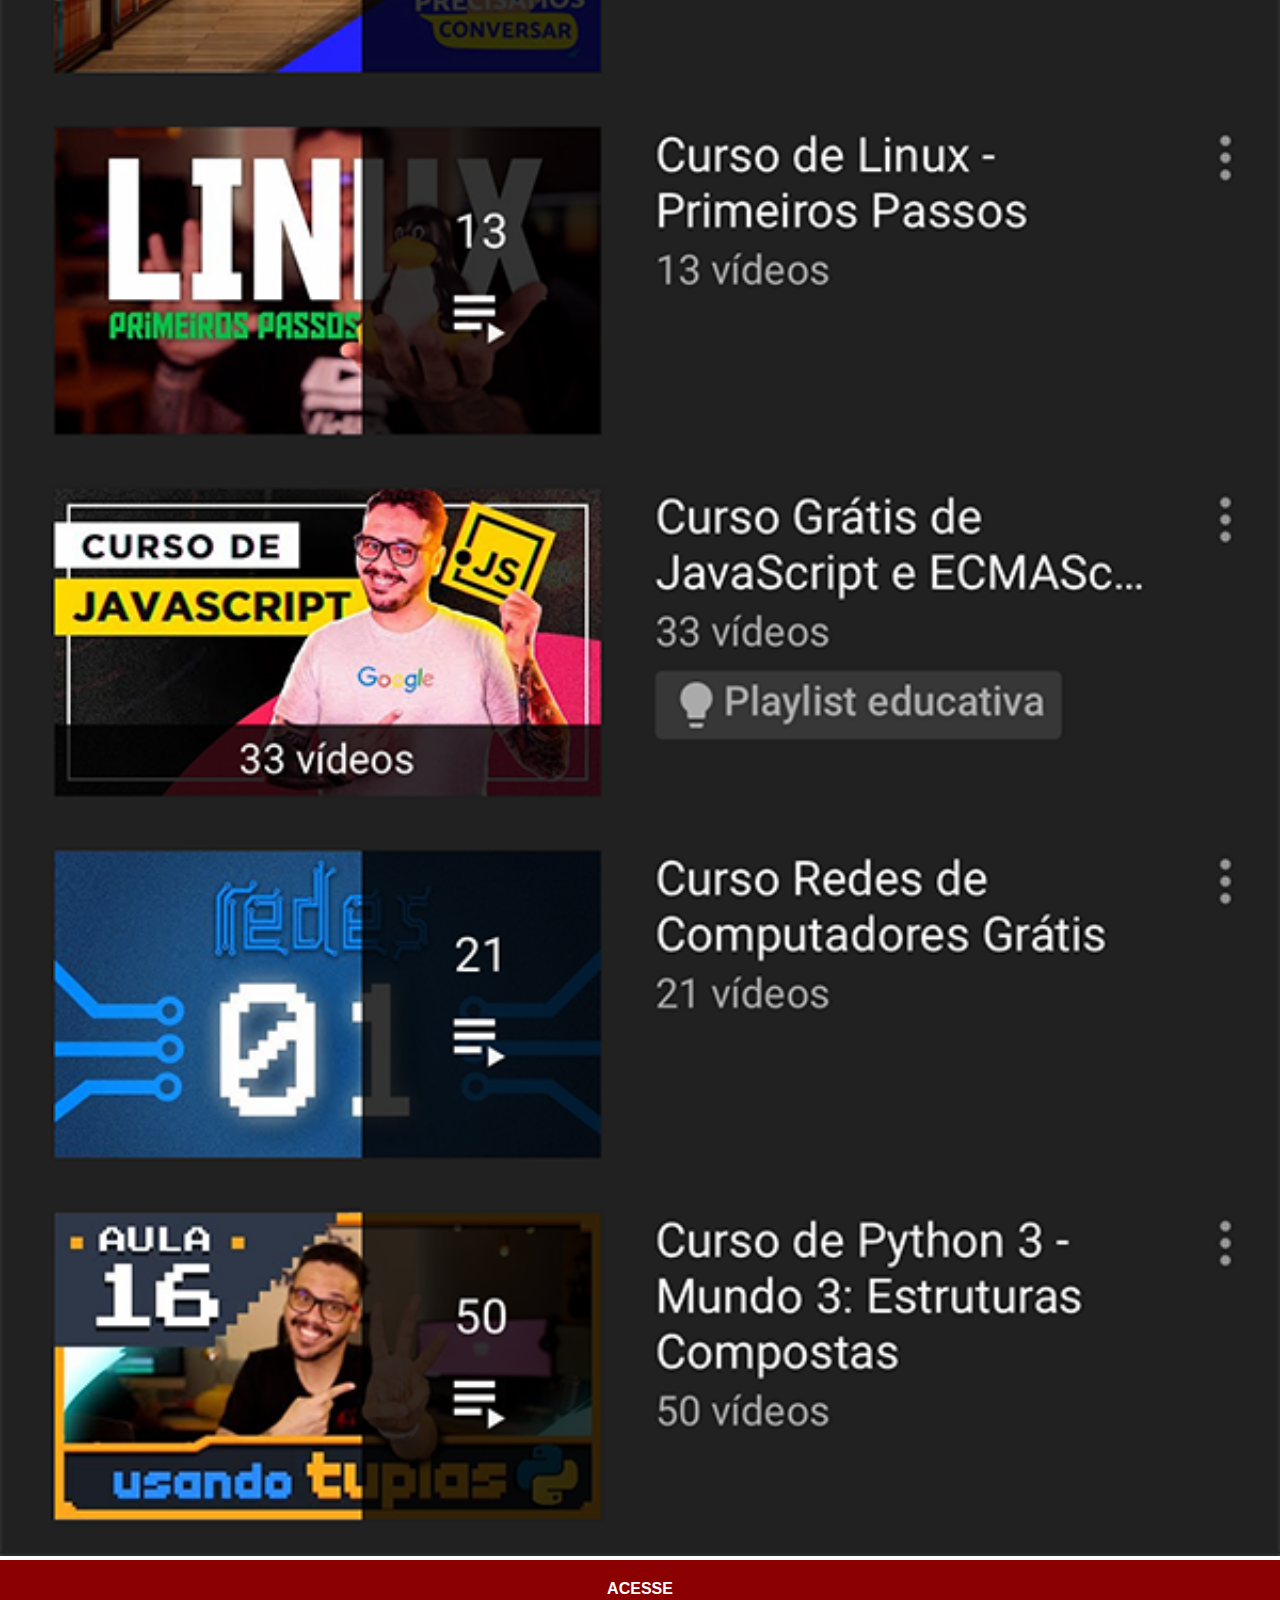
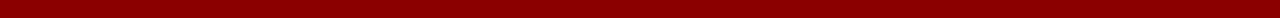
<file: youtube.html>
<!DOCTYPE html>
<html lang="pt-br">
<head>
    <meta charset="UTF-8">
    <meta name="viewport" content="width=device-width, initial-scale=1.0">
    <title>Youtube</title>
    <link rel="stylesheet" href="estilos/social.css">k
</head>
<body>
    <img src="imagens/tela-youtube.png" alt="Youtube">
    <a href="https://youtube.com/user/cursoemvideo/playlists" target="_blank">ACESSE</a>
</body>
</html>
</file>
<file: estilos/style.css>
@charset "UTF-8";

*{
    margin: 0;
    padding: 0;
    font-family: Arial, Helvetica, sans-serif;
}
html,body{
    height: 100vh;
    width: 100vw;
    background: url(/imagens/fundo-madeira.jpg) no-repeat top center/cover fixed;
}
main{
    position: relative;
    height: 100vh;
}
section#telefone{
    position: absolute;
    height: 627px;
    width: 311px;
    top: 50%;
    left: 50%;
    transform: translate(-50%,-50%);
    background: url(/imagens/frame-iphone.png) no-repeat;
}
iframe#tela{
    position: relative;
    top: 80px;
    left: 22px;
    width: 269px;
    height: 471px;
}
section#redes-sociais{
    text-align: right;
}
section#redes-sociais img{
    width: 50px;
    margin: 10px;
    border-radius: 50%;
    box-shadow: 2px 2px 5px rgba(0, 0, 0, 0.5);
    box-sizing: border-box;
}
section#redes-sociais img:hover{
    border: 2px solid rgba(255, 255, 255, 0.589);
    transform: translate(-2px,-2px);
    box-shadow: 5px 5px 10px rgba(0, 0, 0, 0.5);
    transition: transform 0.25s, border 0.3s;
}
</file>
<file: estilos/social.css>
@charset "UTF-8";
*{
            margin: 0px;
            padding: 0px;
            font-family: Arial, Helvetica, sans-serif;
        }
        ::-webkit-scrollbar{
            width: 0px;
            height: 0px;
        }
        img{
            width: 100vw;
            padding-bottom: 0px;
        }
        a{
            margin-top: 0px;
            display: block;
            background-color: darkred;
            color: white;
            text-align: center;
            padding: 20px;
            font-weight: bolder;
            text-decoration: none;
        }
        a:hover{
            border: 2px solid rgba(255, 255, 255, 0.308);
            background-color: red;
        }
</file>
